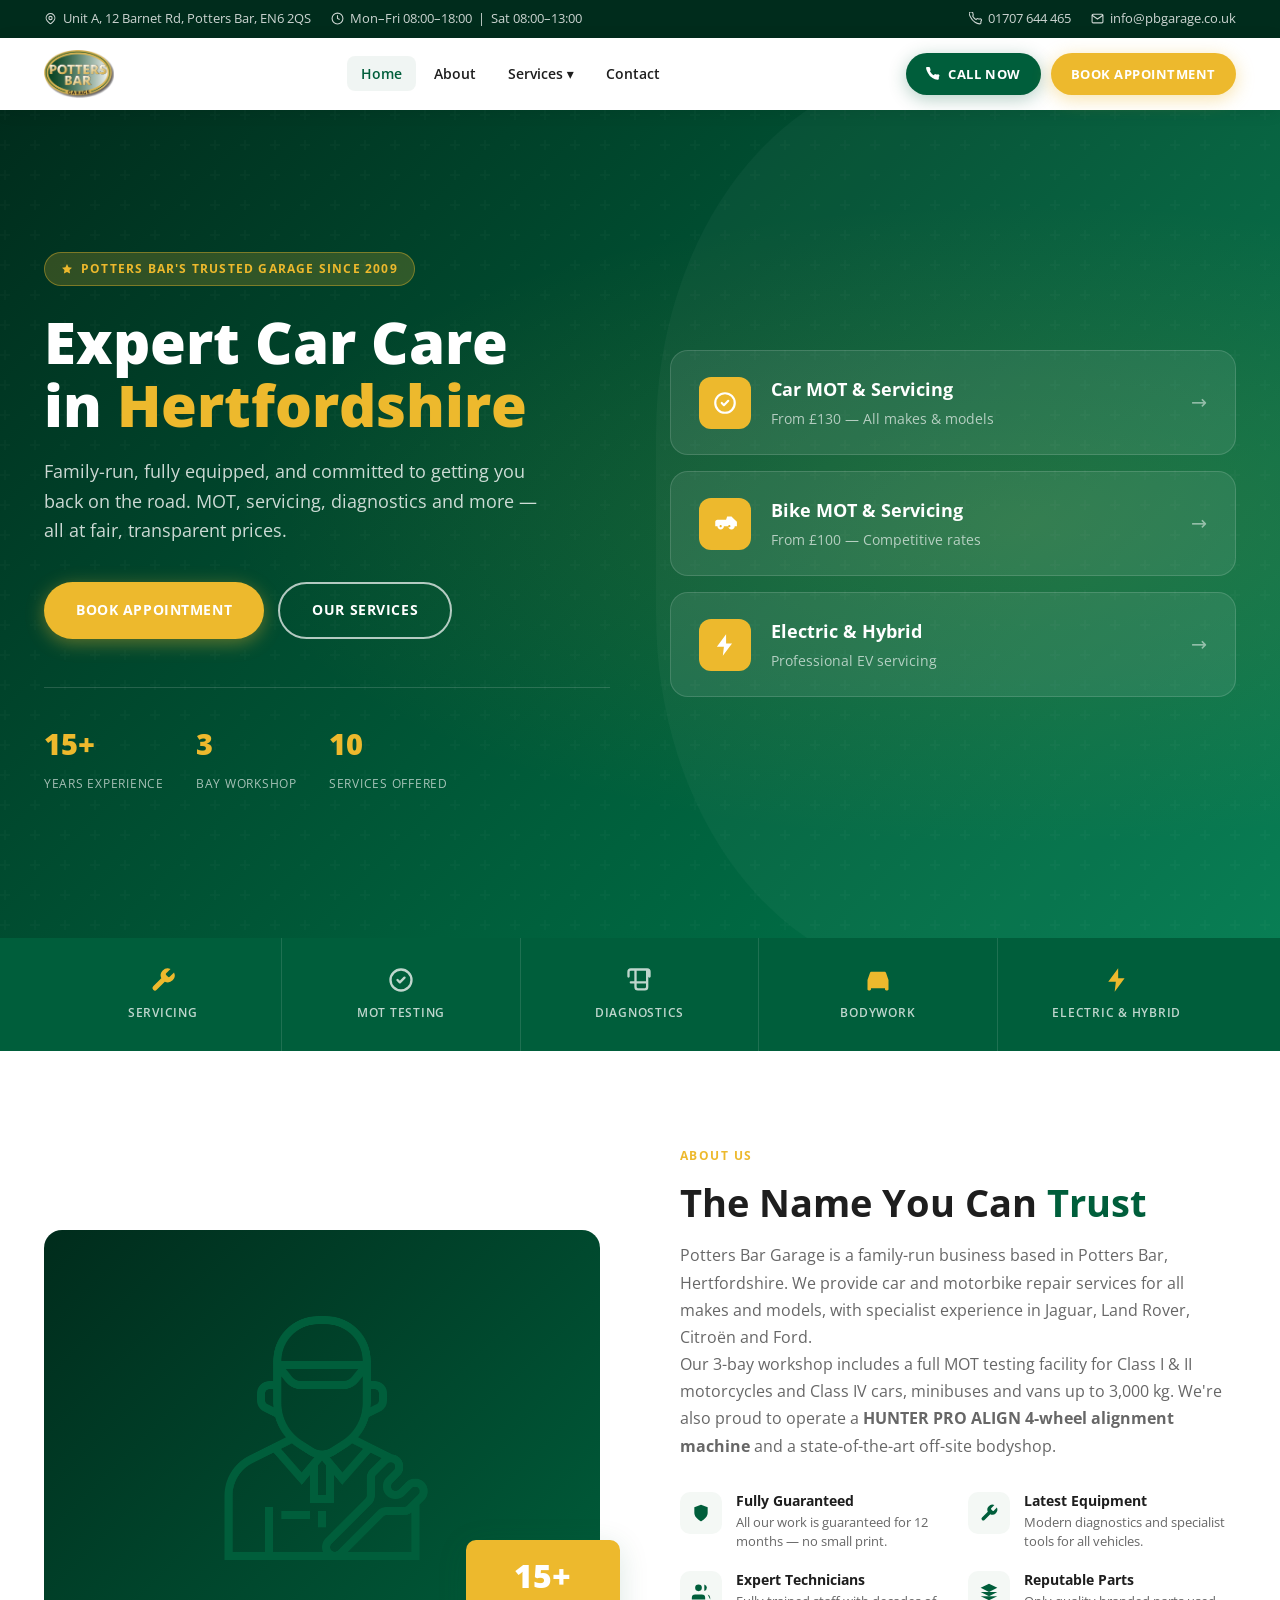
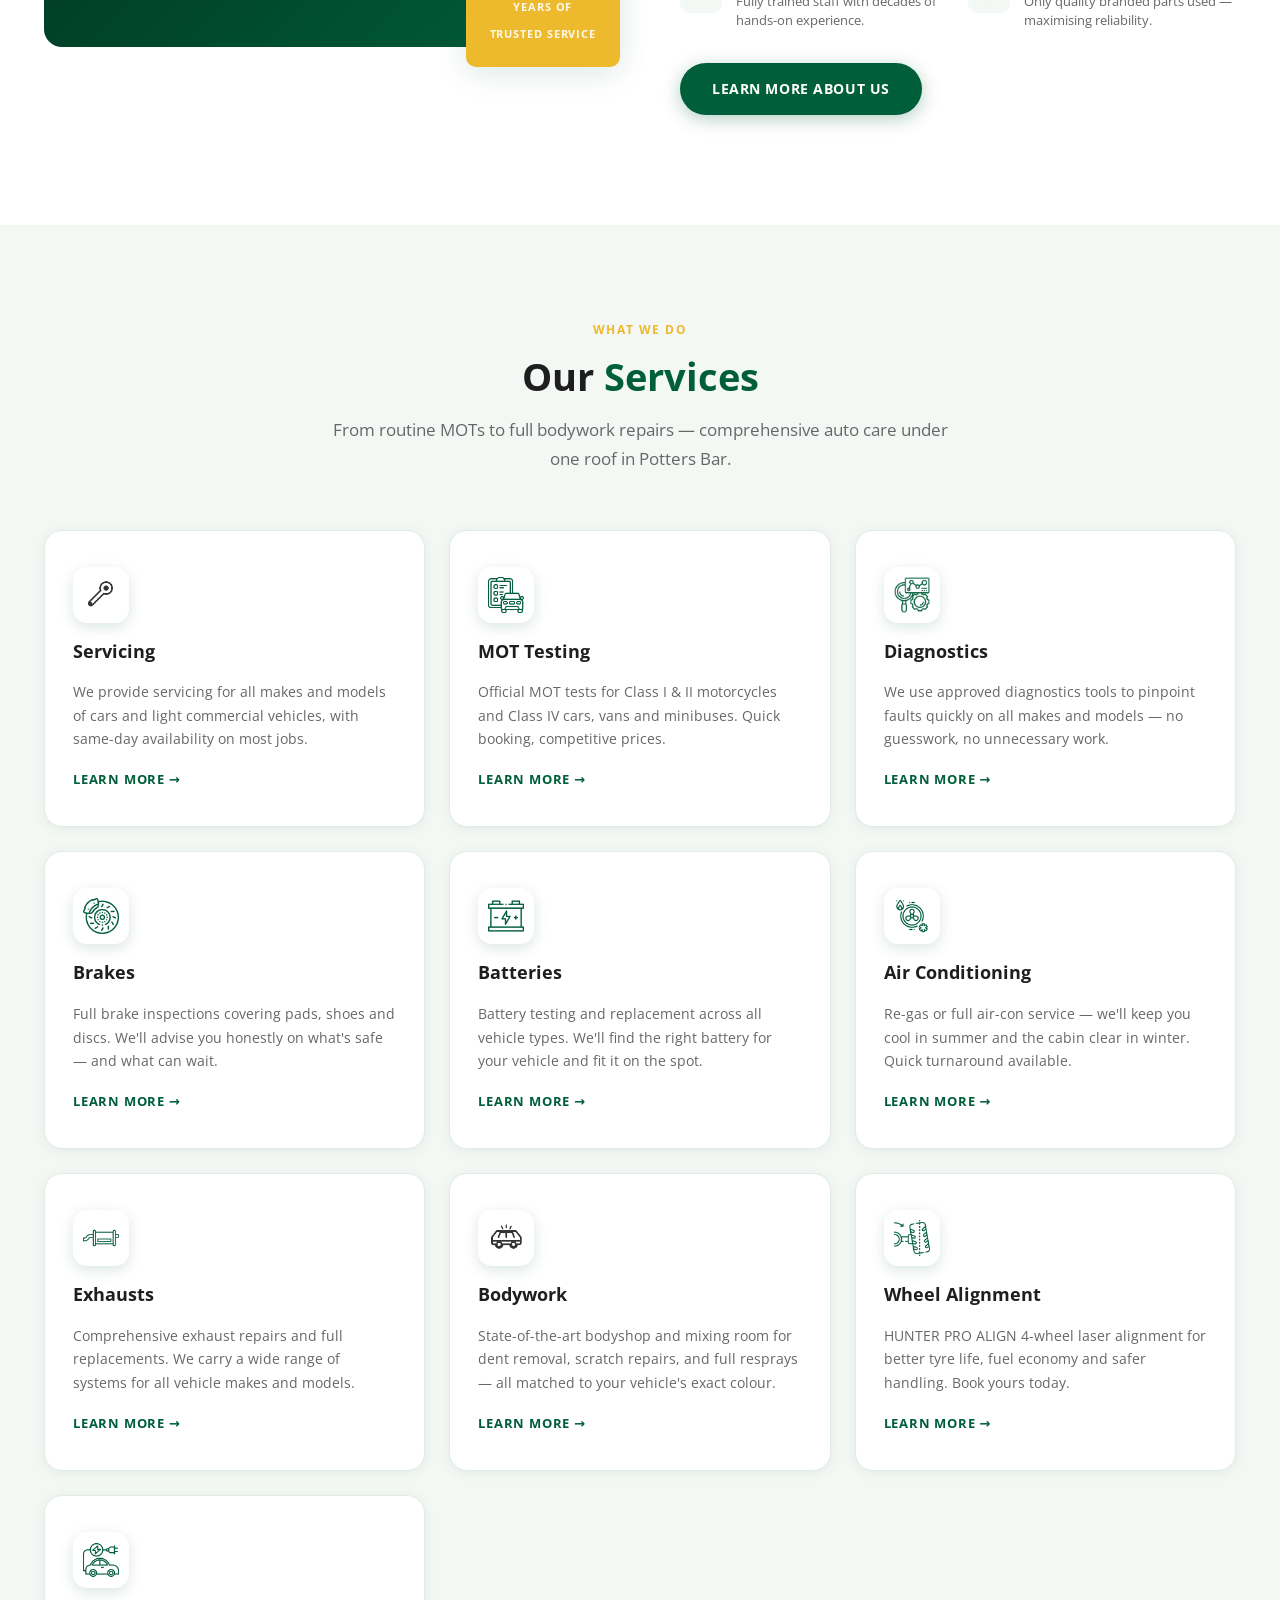
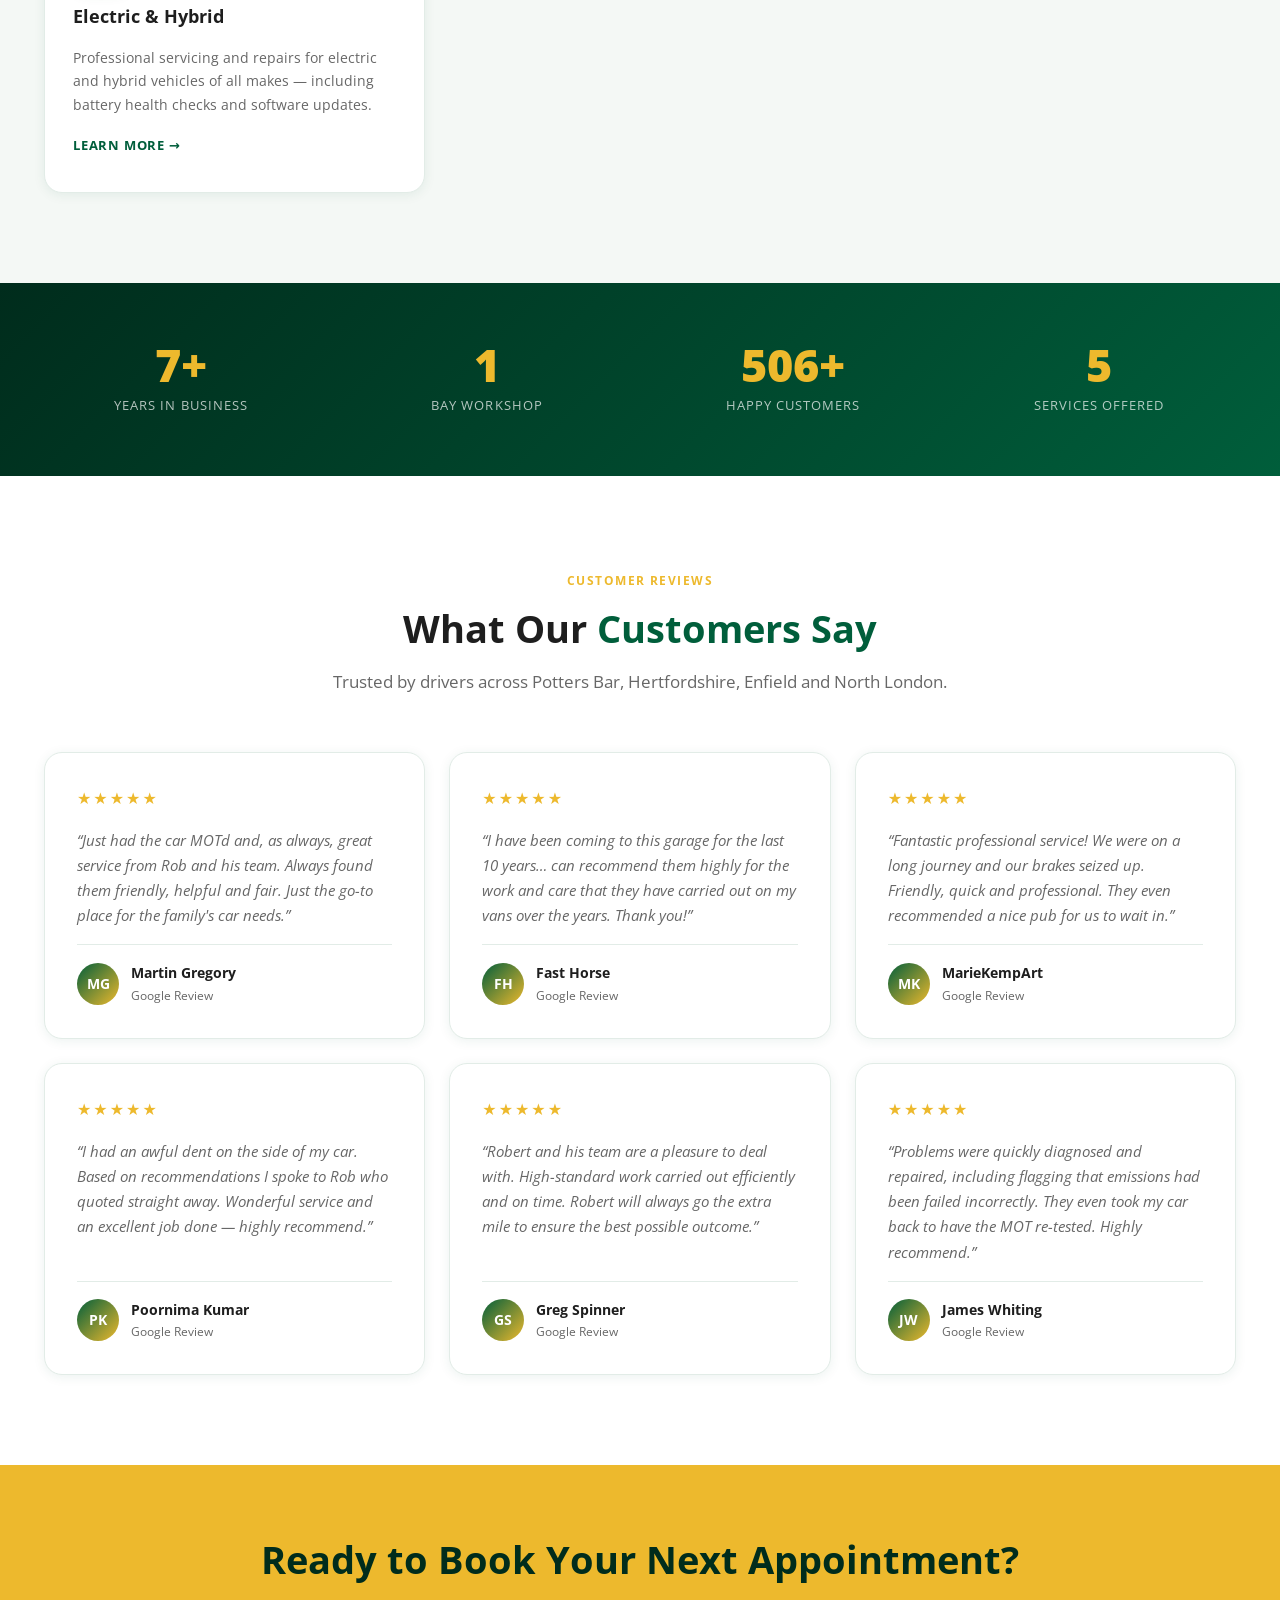
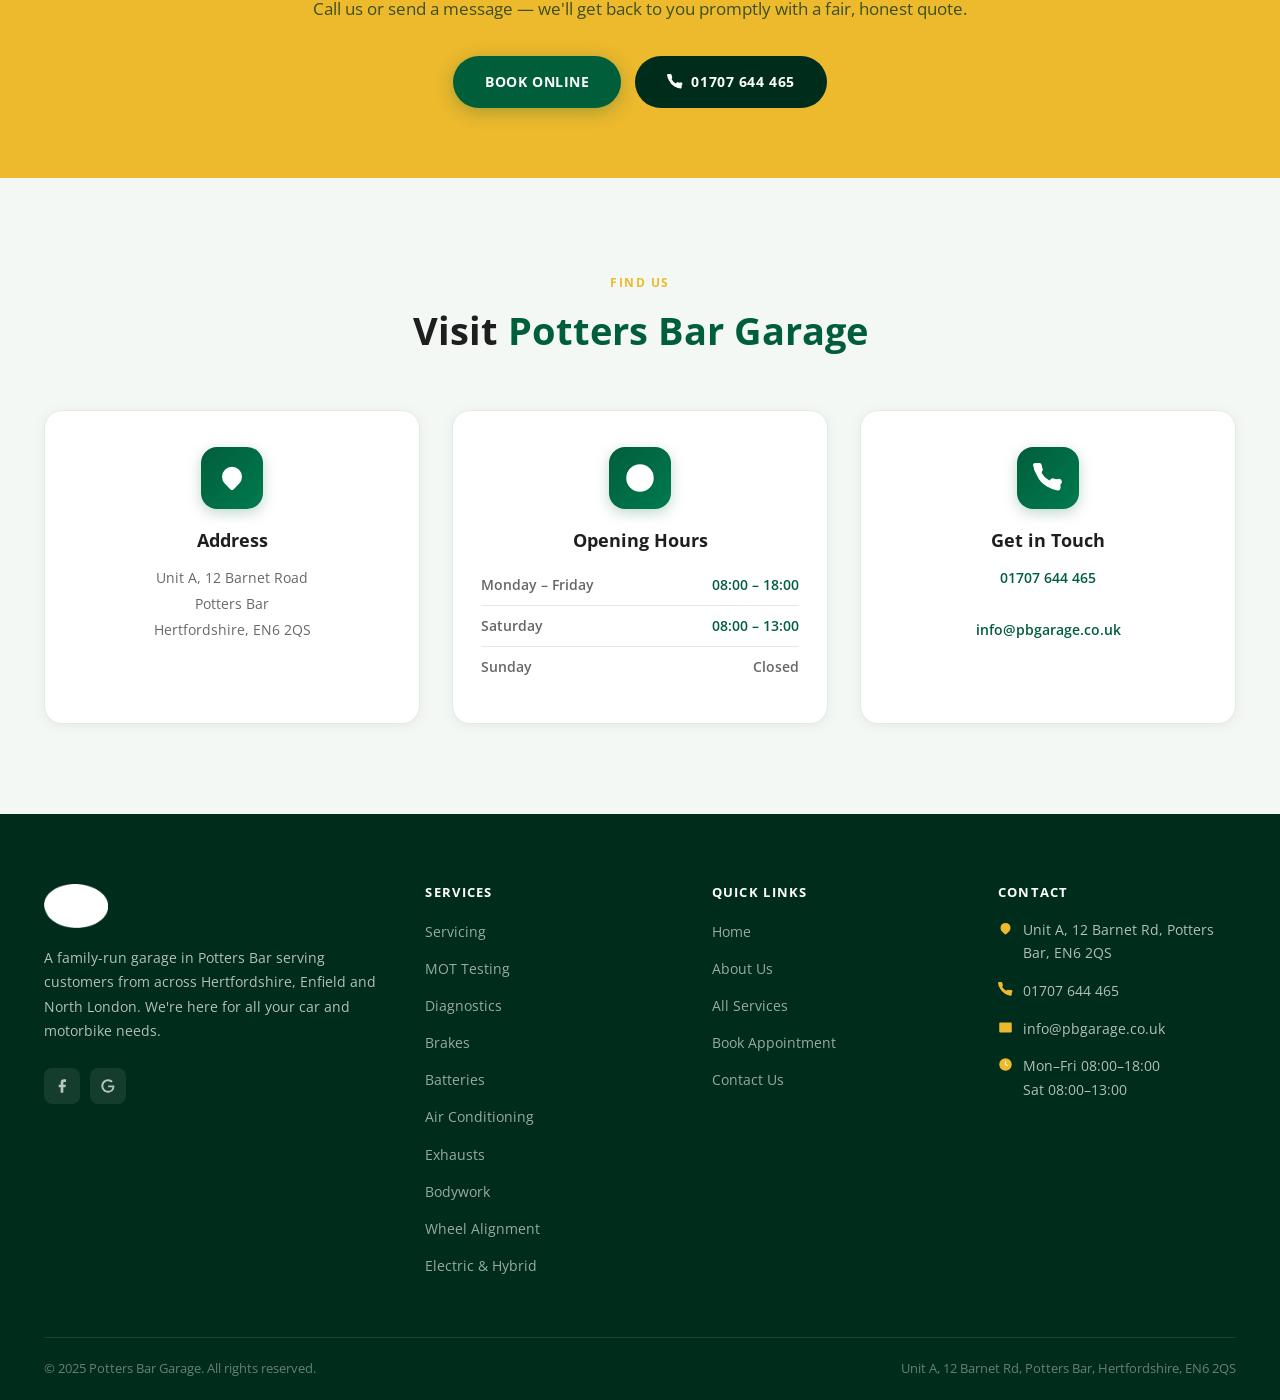
<file: index.html>
<!DOCTYPE html>
<html lang="en">
<head>
  <meta charset="UTF-8">
  <meta name="viewport" content="width=device-width, initial-scale=1.0">
  <title>Potters Bar Garage — MOT, Servicing & Car Repairs in Hertfordshire</title>
  <meta name="description" content="Potters Bar Garage is a family-run garage in Potters Bar, Hertfordshire, specialising in MOT testing, car servicing, diagnostics, bodywork, and more for all makes and models.">
  <link rel="preconnect" href="https://fonts.googleapis.com">
  <link rel="preconnect" href="https://fonts.gstatic.com" crossorigin>
  <link href="https://fonts.googleapis.com/css2?family=Open+Sans:wght@400;500;600;700;800&display=swap" rel="stylesheet">
  <link rel="stylesheet" href="css/style.css">
  <!-- Favicon -->
  <link rel="icon" type="image/svg+xml" href="images/favicon.svg">
  <link rel="icon" type="image/png" sizes="32x32" href="images/favicon-32.png">
  <link rel="apple-touch-icon" href="images/favicon-180.png">
  <!-- Fallback to live site until images/download.sh has been run -->
  <link rel="icon" type="image/png" sizes="32x32" href="images/favicon-32.png">
  <link rel="apple-touch-icon" href="images/favicon-180.png">
</head>
<body>

  <!-- Top Bar -->
  <div class="top-bar">
    <div class="container">
      <div class="top-bar-left">
        <span class="top-bar-item">
          <svg viewBox="0 0 24 24" fill="none" stroke="currentColor" stroke-width="2"><path d="M17.657 16.657L13.414 20.9a1.998 1.998 0 01-2.827 0l-4.244-4.243a8 8 0 1111.314 0z"/><path d="M15 11a3 3 0 11-6 0 3 3 0 016 0z"/></svg>
          Unit A, 12 Barnet Rd, Potters Bar, EN6 2QS
        </span>
        <span class="top-bar-item">
          <svg viewBox="0 0 24 24" fill="none" stroke="currentColor" stroke-width="2"><circle cx="12" cy="12" r="10"/><path d="M12 6v6l4 2"/></svg>
          Mon–Fri 08:00–18:00 &nbsp;|&nbsp; Sat 08:00–13:00
        </span>
      </div>
      <div class="top-bar-right">
        <a href="tel:01707644465" class="top-bar-item">
          <svg viewBox="0 0 24 24" fill="none" stroke="currentColor" stroke-width="2"><path d="M22 16.92v3a2 2 0 01-2.18 2 19.79 19.79 0 01-8.63-3.07A19.5 19.5 0 013.07 9.81 19.79 19.79 0 01.01 1.18 2 2 0 012 0h3a2 2 0 012 1.72c.127.96.361 1.903.7 2.81a2 2 0 01-.45 2.11L6.91 7.91a16 16 0 006.18 6.18l1.28-1.28a2 2 0 012.11-.45c.907.339 1.85.573 2.81.7A2 2 0 0122 16.92z"/></svg>
          01707 644 465
        </a>
        <a href="mailto:info@pbgarage.co.uk" class="top-bar-item">
          <svg viewBox="0 0 24 24" fill="none" stroke="currentColor" stroke-width="2"><path d="M4 4h16c1.1 0 2 .9 2 2v12c0 1.1-.9 2-2 2H4c-1.1 0-2-.9-2-2V6c0-1.1.9-2 2-2z"/><polyline points="22,6 12,13 2,6"/></svg>
          info@pbgarage.co.uk
        </a>
      </div>
    </div>
  </div>

  <!-- Header -->
  <header class="site-header">
    <div class="container">
      <div class="header-inner">
        <a href="index.html" class="site-logo">
          <img src="images/logo.png" alt="Potters Bar Garage" height="48" style="height:48px;width:auto;display:block;">
        </a>

        <nav class="primary-nav" aria-label="Primary navigation">
          <span class="nav-item">
            <a href="index.html" class="nav-link active">Home</a>
          </span>
          <span class="nav-item">
            <a href="about.html" class="nav-link">About</a>
          </span>
          <span class="nav-item">
            <a href="services.html" class="nav-link">Services ▾</a>
            <ul class="dropdown">
              <li><a href="services.html#mot">MOT Testing</a></li>
              <li><a href="services.html#servicing">Servicing</a></li>
              <li><a href="services.html#diagnostics">Diagnostics</a></li>
              <li><a href="services.html#brakes">Brakes</a></li>
              <li><a href="services.html#batteries">Batteries</a></li>
              <li><a href="services.html#aircon">Air Conditioning</a></li>
              <li><a href="services.html#exhausts">Exhausts</a></li>
              <li><a href="services.html#bodywork">Bodywork</a></li>
              <li><a href="services.html#wheel-alignment">Wheel Alignment</a></li>
              <li><a href="services.html#electric">Electric &amp; Hybrid</a></li>
            </ul>
          </span>
          <span class="nav-item">
            <a href="contact.html" class="nav-link">Contact</a>
          </span>
        </nav>

        <div class="header-cta">
          <a href="tel:01707644465" class="btn btn-green" style="padding:10px 20px;font-size:.82rem;">
            <svg width="14" height="14" viewBox="0 0 24 24" fill="currentColor"><path d="M22 16.92v3a2 2 0 01-2.18 2 19.79 19.79 0 01-8.63-3.07A19.5 19.5 0 013.07 9.81 19.79 19.79 0 01.01 1.18 2 2 0 012 0h3a2 2 0 012 1.72c.127.96.361 1.903.7 2.81a2 2 0 01-.45 2.11L6.91 7.91a16 16 0 006.18 6.18l1.28-1.28a2 2 0 012.11-.45c.907.339 1.85.573 2.81.7A2 2 0 0122 16.92z"/></svg>
            Call Now
          </a>
          <a href="contact.html" class="btn btn-gold" style="padding:10px 20px;font-size:.82rem;">Book Appointment</a>
        </div>

        <button class="hamburger" aria-label="Open menu" aria-expanded="false">
          <span></span><span></span><span></span>
        </button>
      </div>
    </div>

    <!-- Mobile Nav -->
    <nav class="mobile-nav" aria-label="Mobile navigation">
      <a href="index.html">Home</a>
      <a href="about.html">About</a>
      <a href="services.html" class="mobile-services-toggle">Services</a>
      <div class="mobile-nav-services">
        <a href="services.html#mot">MOT Testing</a>
        <a href="services.html#servicing">Servicing</a>
        <a href="services.html#diagnostics">Diagnostics</a>
        <a href="services.html#brakes">Brakes</a>
        <a href="services.html#batteries">Batteries</a>
        <a href="services.html#aircon">Air Conditioning</a>
        <a href="services.html#exhausts">Exhausts</a>
        <a href="services.html#bodywork">Bodywork</a>
        <a href="services.html#wheel-alignment">Wheel Alignment</a>
        <a href="services.html#electric">Electric &amp; Hybrid</a>
      </div>
      <a href="contact.html">Contact</a>
      <div class="mobile-nav-cta">
        <a href="contact.html" class="btn btn-gold" style="display:inline-flex;">Book Appointment</a>
      </div>
    </nav>
  </header>

  <!-- Hero -->
  <section class="hero" aria-label="Hero">
    <div class="hero-shape"></div>
    <div class="container">
      <div class="hero-content animate-up">
        <div class="hero-badge">
          <svg width="12" height="12" viewBox="0 0 24 24" fill="currentColor"><path d="M12 2l3.09 6.26L22 9.27l-5 4.87 1.18 6.88L12 17.77l-6.18 3.25L7 14.14 2 9.27l6.91-1.01L12 2z"/></svg>
          Potters Bar's Trusted Garage Since 2009
        </div>
        <h1 class="hero-title">Expert Car Care<br>in <span>Hertfordshire</span></h1>
        <p class="hero-sub">Family-run, fully equipped, and committed to getting you back on the road. MOT, servicing, diagnostics and more — all at fair, transparent prices.</p>
        <div class="hero-actions">
          <a href="contact.html" class="btn btn-gold">Book Appointment</a>
          <a href="services.html" class="btn btn-outline-white">Our Services</a>
        </div>
        <div class="hero-stats">
          <div>
            <span class="hero-stat-value">15+</span>
            <span class="hero-stat-label">Years Experience</span>
          </div>
          <div>
            <span class="hero-stat-value">3</span>
            <span class="hero-stat-label">Bay Workshop</span>
          </div>
          <div>
            <span class="hero-stat-value">10</span>
            <span class="hero-stat-label">Services Offered</span>
          </div>
        </div>
      </div>

      <div class="hero-cards animate-up delay-2">
        <a href="contact.html?type=car-mot" class="hero-card">
          <div class="hero-card-icon">
            <svg viewBox="0 0 24 24"><path d="M9 12l2 2 4-4m6 2a9 9 0 11-18 0 9 9 0 0118 0z" stroke="white" stroke-width="2" fill="none" stroke-linecap="round" stroke-linejoin="round"/></svg>
          </div>
          <div>
            <div class="hero-card-title">Car MOT &amp; Servicing</div>
            <div class="hero-card-price">From £130 — All makes &amp; models</div>
          </div>
          <span class="hero-card-arrow">→</span>
        </a>
        <a href="contact.html?type=bike-mot" class="hero-card">
          <div class="hero-card-icon">
            <svg viewBox="0 0 24 24" fill="white"><path d="M21 8l-3-3h-4l-1 3H5c-1.1 0-2 .9-2 2v4h2c0 1.66 1.34 3 3 3s3-1.34 3-3h4c0 1.66 1.34 3 3 3s3-1.34 3-3h2v-4l-2-2zM8 15c-.55 0-1-.45-1-1s.45-1 1-1 1 .45 1 1-.45 1-1 1zm8 0c-.55 0-1-.45-1-1s.45-1 1-1 1 .45 1 1-.45 1-1 1z"/></svg>
          </div>
          <div>
            <div class="hero-card-title">Bike MOT &amp; Servicing</div>
            <div class="hero-card-price">From £100 — Competitive rates</div>
          </div>
          <span class="hero-card-arrow">→</span>
        </a>
        <a href="services.html#electric" class="hero-card">
          <div class="hero-card-icon">
            <svg viewBox="0 0 24 24" fill="white"><path d="M13 2L4.5 13.5H11L10 22l8.5-11.5H13L13 2z"/></svg>
          </div>
          <div>
            <div class="hero-card-title">Electric &amp; Hybrid</div>
            <div class="hero-card-price">Professional EV servicing</div>
          </div>
          <span class="hero-card-arrow">→</span>
        </a>
      </div>
    </div>
  </section>

  <!-- Services Strip -->
  <div class="services-strip">
    <div class="container">
      <a href="services.html#servicing" class="strip-item">
        <svg viewBox="0 0 24 24"><path d="M14.7 6.3a1 1 0 000 1.4l1.6 1.6a1 1 0 001.4 0l3.77-3.77a6 6 0 01-7.94 7.94l-6.91 6.91a2.12 2.12 0 01-3-3l6.91-6.91a6 6 0 017.94-7.94l-3.76 3.76z"/></svg>
        Servicing
      </a>
      <a href="services.html#mot" class="strip-item">
        <svg viewBox="0 0 24 24"><path d="M9 12l2 2 4-4m6 2a9 9 0 11-18 0 9 9 0 0118 0z" stroke="currentColor" stroke-width="2" fill="none" stroke-linecap="round" stroke-linejoin="round"/></svg>
        MOT Testing
      </a>
      <a href="services.html#diagnostics" class="strip-item">
        <svg viewBox="0 0 24 24"><path d="M9 3H5a2 2 0 00-2 2v4m6-6h10a2 2 0 012 2v4M9 3v11m0 0H5m4 0h10m-10 0v4a2 2 0 002 2h4M19 3v11m0 0v4a2 2 0 01-2 2h-4" stroke="currentColor" stroke-width="2" fill="none" stroke-linecap="round"/></svg>
        Diagnostics
      </a>
      <a href="services.html#bodywork" class="strip-item">
        <svg viewBox="0 0 24 24" fill="currentColor"><path d="M18.92 6.01C18.72 5.42 18.16 5 17.5 5h-11c-.66 0-1.21.42-1.42 1.01L3 12v8c0 .55.45 1 1 1h1c.55 0 1-.45 1-1v-1h12v1c0 .55.45 1 1 1h1c.55 0 1-.45 1-1v-8l-2.08-5.99z"/></svg>
        Bodywork
      </a>
      <a href="services.html#electric" class="strip-item">
        <svg viewBox="0 0 24 24" fill="currentColor"><path d="M13 2L4.5 13.5H11L10 22l8.5-11.5H13L13 2z"/></svg>
        Electric &amp; Hybrid
      </a>
    </div>
  </div>

  <!-- About Preview -->
  <section class="about-preview">
    <div class="container">
      <div class="about-image-wrap">
        <div class="about-image-main">
          <img src="images/mechanic.png"
               alt="Potters Bar Garage mechanic"
               style="width:260px;height:260px;object-fit:contain;">
        </div>
        <div class="about-badge">
          <span class="about-badge-num">15+</span>
          <span class="about-badge-text">Years of<br>Trusted Service</span>
        </div>
      </div>

      <div class="about-content">
        <span class="section-label">About Us</span>
        <h2 class="section-title">The Name You Can <span>Trust</span></h2>
        <p>Potters Bar Garage is a family-run business based in Potters Bar, Hertfordshire. We provide car and motorbike repair services for all makes and models, with specialist experience in Jaguar, Land Rover, Citroën and Ford.</p>
        <p>Our 3-bay workshop includes a full MOT testing facility for Class I &amp; II motorcycles and Class IV cars, minibuses and vans up to 3,000 kg. We're also proud to operate a <strong>HUNTER PRO ALIGN 4-wheel alignment machine</strong> and a state-of-the-art off-site bodyshop.</p>

        <div class="about-features">
          <div class="feature-item">
            <div class="feature-icon">
              <svg viewBox="0 0 24 24"><path d="M12 22s8-4 8-10V5l-8-3-8 3v7c0 6 8 10 8 10z"/></svg>
            </div>
            <div class="feature-text">
              <h4>Fully Guaranteed</h4>
              <p>All our work is guaranteed for 12 months — no small print.</p>
            </div>
          </div>
          <div class="feature-item">
            <div class="feature-icon">
              <svg viewBox="0 0 24 24"><path d="M14.7 6.3a1 1 0 000 1.4l1.6 1.6a1 1 0 001.4 0l3.77-3.77a6 6 0 01-7.94 7.94l-6.91 6.91a2.12 2.12 0 01-3-3l6.91-6.91a6 6 0 017.94-7.94l-3.76 3.76z"/></svg>
            </div>
            <div class="feature-text">
              <h4>Latest Equipment</h4>
              <p>Modern diagnostics and specialist tools for all vehicles.</p>
            </div>
          </div>
          <div class="feature-item">
            <div class="feature-icon">
              <svg viewBox="0 0 24 24"><path d="M17 21v-2a4 4 0 00-4-4H5a4 4 0 00-4 4v2"/><circle cx="9" cy="7" r="4"/><path d="M23 21v-2a4 4 0 00-3-3.87"/><path d="M16 3.13a4 4 0 010 7.75"/></svg>
            </div>
            <div class="feature-text">
              <h4>Expert Technicians</h4>
              <p>Fully trained staff with decades of hands-on experience.</p>
            </div>
          </div>
          <div class="feature-item">
            <div class="feature-icon">
              <svg viewBox="0 0 24 24"><path d="M12 2L2 7l10 5 10-5-10-5zM2 17l10 5 10-5M2 12l10 5 10-5"/></svg>
            </div>
            <div class="feature-text">
              <h4>Reputable Parts</h4>
              <p>Only quality branded parts used — maximising reliability.</p>
            </div>
          </div>
        </div>
        <a href="about.html" class="btn btn-green">Learn More About Us</a>
      </div>
    </div>
  </section>

  <!-- Services Grid -->
  <section class="services-section">
    <div class="container">
      <div class="text-center">
        <span class="section-label">What We Do</span>
        <h2 class="section-title">Our <span>Services</span></h2>
        <p class="section-sub">From routine MOTs to full bodywork repairs — comprehensive auto care under one roof in Potters Bar.</p>
      </div>

      <div class="services-grid">
        <a href="services.html#servicing" class="service-card">
          <div class="service-icon" style="background:var(--white);box-shadow:0 4px 14px rgba(0,94,59,.15);"><img src="images/icon-servicing.png" alt="servicing" style="width:36px;height:36px;object-fit:contain;"></div>
          <div class="service-title">Servicing</div>
          <p class="service-desc">We provide servicing for all makes and models of cars and light commercial vehicles, with same-day availability on most jobs.</p>
          <span class="service-link">Learn more →</span>
        </a>

        <a href="services.html#mot" class="service-card">
          <div class="service-icon" style="background:var(--white);box-shadow:0 4px 14px rgba(0,94,59,.15);"><img src="images/icon-mot.png" alt="mot" style="width:36px;height:36px;object-fit:contain;"></div>
          <div class="service-title">MOT Testing</div>
          <p class="service-desc">Official MOT tests for Class I &amp; II motorcycles and Class IV cars, vans and minibuses. Quick booking, competitive prices.</p>
          <span class="service-link">Learn more →</span>
        </a>

        <a href="services.html#diagnostics" class="service-card">
          <div class="service-icon" style="background:var(--white);box-shadow:0 4px 14px rgba(0,94,59,.15);"><img src="images/icon-diagnostics.png" alt="diagnostics" style="width:36px;height:36px;object-fit:contain;"></div>
          <div class="service-title">Diagnostics</div>
          <p class="service-desc">We use approved diagnostics tools to pinpoint faults quickly on all makes and models — no guesswork, no unnecessary work.</p>
          <span class="service-link">Learn more →</span>
        </a>

        <a href="services.html#brakes" class="service-card">
          <div class="service-icon" style="background:var(--white);box-shadow:0 4px 14px rgba(0,94,59,.15);"><img src="images/icon-brakes.png" alt="brakes" style="width:36px;height:36px;object-fit:contain;"></div>
          <div class="service-title">Brakes</div>
          <p class="service-desc">Full brake inspections covering pads, shoes and discs. We'll advise you honestly on what's safe — and what can wait.</p>
          <span class="service-link">Learn more →</span>
        </a>

        <a href="services.html#batteries" class="service-card">
          <div class="service-icon" style="background:var(--white);box-shadow:0 4px 14px rgba(0,94,59,.15);"><img src="images/icon-batteries.png" alt="batteries" style="width:36px;height:36px;object-fit:contain;"></div>
          <div class="service-title">Batteries</div>
          <p class="service-desc">Battery testing and replacement across all vehicle types. We'll find the right battery for your vehicle and fit it on the spot.</p>
          <span class="service-link">Learn more →</span>
        </a>

        <a href="services.html#aircon" class="service-card">
          <div class="service-icon" style="background:var(--white);box-shadow:0 4px 14px rgba(0,94,59,.15);"><img src="images/icon-aircon.png" alt="aircon" style="width:36px;height:36px;object-fit:contain;"></div>
          <div class="service-title">Air Conditioning</div>
          <p class="service-desc">Re-gas or full air-con service — we'll keep you cool in summer and the cabin clear in winter. Quick turnaround available.</p>
          <span class="service-link">Learn more →</span>
        </a>

        <a href="services.html#exhausts" class="service-card">
          <div class="service-icon" style="background:var(--white);box-shadow:0 4px 14px rgba(0,94,59,.15);"><img src="images/icon-exhausts.png" alt="exhausts" style="width:36px;height:36px;object-fit:contain;"></div>
          <div class="service-title">Exhausts</div>
          <p class="service-desc">Comprehensive exhaust repairs and full replacements. We carry a wide range of systems for all vehicle makes and models.</p>
          <span class="service-link">Learn more →</span>
        </a>

        <a href="services.html#bodywork" class="service-card">
          <div class="service-icon" style="background:var(--white);box-shadow:0 4px 14px rgba(0,94,59,.15);"><img src="images/icon-bodywork.png" alt="bodywork" style="width:36px;height:36px;object-fit:contain;"></div>
          <div class="service-title">Bodywork</div>
          <p class="service-desc">State-of-the-art bodyshop and mixing room for dent removal, scratch repairs, and full resprays — all matched to your vehicle's exact colour.</p>
          <span class="service-link">Learn more →</span>
        </a>

        <a href="services.html#wheel-alignment" class="service-card">
          <div class="service-icon" style="background:var(--white);box-shadow:0 4px 14px rgba(0,94,59,.15);"><img src="images/icon-wheel.png" alt="wheel" style="width:36px;height:36px;object-fit:contain;"></div>
          <div class="service-title">Wheel Alignment</div>
          <p class="service-desc">HUNTER PRO ALIGN 4-wheel laser alignment for better tyre life, fuel economy and safer handling. Book yours today.</p>
          <span class="service-link">Learn more →</span>
        </a>

        <a href="services.html#electric" class="service-card">
          <div class="service-icon" style="background:var(--white);box-shadow:0 4px 14px rgba(0,94,59,.15);"><img src="images/icon-electric.png" alt="electric" style="width:36px;height:36px;object-fit:contain;"></div>
          <div class="service-title">Electric &amp; Hybrid</div>
          <p class="service-desc">Professional servicing and repairs for electric and hybrid vehicles of all makes — including battery health checks and software updates.</p>
          <span class="service-link">Learn more →</span>
        </a>
      </div>
    </div>
  </section>

  <!-- Stats Banner -->
  <div class="stats-banner">
    <div class="container">
      <div class="stats-grid">
        <div>
          <span class="stat-num">15+</span>
          <span class="stat-label">Years in Business</span>
        </div>
        <div>
          <span class="stat-num">3</span>
          <span class="stat-label">Bay Workshop</span>
        </div>
        <div>
          <span class="stat-num">1,000+</span>
          <span class="stat-label">Happy Customers</span>
        </div>
        <div>
          <span class="stat-num">10</span>
          <span class="stat-label">Services Offered</span>
        </div>
      </div>
    </div>
  </div>

  <!-- Testimonials -->
  <section class="testimonials-section">
    <div class="container">
      <div class="text-center">
        <span class="section-label">Customer Reviews</span>
        <h2 class="section-title">What Our <span>Customers Say</span></h2>
        <p class="section-sub">Trusted by drivers across Potters Bar, Hertfordshire, Enfield and North London.</p>
      </div>

      <div class="testimonials-grid">
        <div class="testimonial-card">
          <div class="stars">★★★★★</div>
          <p class="testimonial-text">Just had the car MOTd and, as always, great service from Rob and his team. Always found them friendly, helpful and fair. Just the go-to place for the family's car needs.</p>
          <div class="testimonial-author">
            <div class="author-avatar">MG</div>
            <div>
              <div class="author-name">Martin Gregory</div>
              <div class="author-platform">Google Review</div>
            </div>
          </div>
        </div>

        <div class="testimonial-card">
          <div class="stars">★★★★★</div>
          <p class="testimonial-text">I have been coming to this garage for the last 10 years… can recommend them highly for the work and care that they have carried out on my vans over the years. Thank you!</p>
          <div class="testimonial-author">
            <div class="author-avatar">FH</div>
            <div>
              <div class="author-name">Fast Horse</div>
              <div class="author-platform">Google Review</div>
            </div>
          </div>
        </div>

        <div class="testimonial-card">
          <div class="stars">★★★★★</div>
          <p class="testimonial-text">Fantastic professional service! We were on a long journey and our brakes seized up. Friendly, quick and professional. They even recommended a nice pub for us to wait in.</p>
          <div class="testimonial-author">
            <div class="author-avatar">MK</div>
            <div>
              <div class="author-name">MarieKempArt</div>
              <div class="author-platform">Google Review</div>
            </div>
          </div>
        </div>

        <div class="testimonial-card">
          <div class="stars">★★★★★</div>
          <p class="testimonial-text">I had an awful dent on the side of my car. Based on recommendations I spoke to Rob who quoted straight away. Wonderful service and an excellent job done — highly recommend.</p>
          <div class="testimonial-author">
            <div class="author-avatar">PK</div>
            <div>
              <div class="author-name">Poornima Kumar</div>
              <div class="author-platform">Google Review</div>
            </div>
          </div>
        </div>

        <div class="testimonial-card">
          <div class="stars">★★★★★</div>
          <p class="testimonial-text">Robert and his team are a pleasure to deal with. High-standard work carried out efficiently and on time. Robert will always go the extra mile to ensure the best possible outcome.</p>
          <div class="testimonial-author">
            <div class="author-avatar">GS</div>
            <div>
              <div class="author-name">Greg Spinner</div>
              <div class="author-platform">Google Review</div>
            </div>
          </div>
        </div>

        <div class="testimonial-card">
          <div class="stars">★★★★★</div>
          <p class="testimonial-text">Problems were quickly diagnosed and repaired, including flagging that emissions had been failed incorrectly. They even took my car back to have the MOT re-tested. Highly recommend.</p>
          <div class="testimonial-author">
            <div class="author-avatar">JW</div>
            <div>
              <div class="author-name">James Whiting</div>
              <div class="author-platform">Google Review</div>
            </div>
          </div>
        </div>
      </div>
    </div>
  </section>

  <!-- CTA Banner -->
  <div class="cta-banner">
    <div class="container">
      <h2>Ready to Book Your Next Appointment?</h2>
      <p>Call us or send a message — we'll get back to you promptly with a fair, honest quote.</p>
      <div class="cta-banner-actions">
        <a href="contact.html" class="btn btn-green">Book Online</a>
        <a href="tel:01707644465" class="btn" style="background:var(--green-dark);color:#fff;">
          <svg width="16" height="16" viewBox="0 0 24 24" fill="currentColor"><path d="M22 16.92v3a2 2 0 01-2.18 2 19.79 19.79 0 01-8.63-3.07A19.5 19.5 0 013.07 9.81 19.79 19.79 0 01.01 1.18 2 2 0 012 0h3a2 2 0 012 1.72c.127.96.361 1.903.7 2.81a2 2 0 01-.45 2.11L6.91 7.91a16 16 0 006.18 6.18l1.28-1.28a2 2 0 012.11-.45c.907.339 1.85.573 2.81.7A2 2 0 0122 16.92z"/></svg>
          01707 644 465
        </a>
      </div>
    </div>
  </div>

  <!-- Info Section -->
  <section class="info-section">
    <div class="container">
      <div class="text-center">
        <span class="section-label">Find Us</span>
        <h2 class="section-title">Visit <span>Potters Bar Garage</span></h2>
      </div>
      <div class="info-grid">
        <div class="info-card">
          <div class="info-card-icon">
            <svg viewBox="0 0 24 24" fill="white"><path d="M17.657 16.657L13.414 20.9a1.998 1.998 0 01-2.827 0l-4.244-4.243a8 8 0 1111.314 0z"/><path d="M15 11a3 3 0 11-6 0 3 3 0 016 0z"/></svg>
          </div>
          <h3>Address</h3>
          <p>Unit A, 12 Barnet Road<br>Potters Bar<br>Hertfordshire, EN6 2QS</p>
        </div>

        <div class="info-card">
          <div class="info-card-icon">
            <svg viewBox="0 0 24 24" fill="none" stroke="white" stroke-width="2" stroke-linecap="round"><circle cx="12" cy="12" r="10"/><path d="M12 6v6l4 2"/></svg>
          </div>
          <h3>Opening Hours</h3>
          <div class="hours-row"><span class="hours-day">Monday – Friday</span><span class="hours-time">08:00 – 18:00</span></div>
          <div class="hours-row"><span class="hours-day">Saturday</span><span class="hours-time">08:00 – 13:00</span></div>
          <div class="hours-row"><span class="hours-day">Sunday</span><span class="hours-time" style="color:var(--text)">Closed</span></div>
        </div>

        <div class="info-card">
          <div class="info-card-icon">
            <svg viewBox="0 0 24 24" fill="white"><path d="M22 16.92v3a2 2 0 01-2.18 2 19.79 19.79 0 01-8.63-3.07A19.5 19.5 0 013.07 9.81 19.79 19.79 0 01.01 1.18 2 2 0 012 0h3a2 2 0 012 1.72c.127.96.361 1.903.7 2.81a2 2 0 01-.45 2.11L6.91 7.91a16 16 0 006.18 6.18l1.28-1.28a2 2 0 012.11-.45c.907.339 1.85.573 2.81.7A2 2 0 0122 16.92z"/></svg>
          </div>
          <h3>Get in Touch</h3>
          <p>
            <a href="tel:01707644465">01707 644 465</a><br><br>
            <a href="mailto:info@pbgarage.co.uk">info@pbgarage.co.uk</a>
          </p>
        </div>
      </div>
    </div>
  </section>

  <!-- Footer -->
  <footer class="site-footer">
    <div class="container">
      <div class="footer-grid">
        <div class="footer-brand">
          <a href="index.html" class="footer-logo">
            <img src="images/logo.png" alt="Potters Bar Garage" height="44" style="height:44px;width:auto;display:block;filter:brightness(0) invert(1);">
          </a>
          <p>A family-run garage in Potters Bar serving customers from across Hertfordshire, Enfield and North London. We're here for all your car and motorbike needs.</p>
          <div class="footer-social">
            <a href="#" class="social-btn" aria-label="Facebook">
              <svg viewBox="0 0 24 24"><path d="M18 2h-3a5 5 0 00-5 5v3H7v4h3v8h4v-8h3l1-4h-4V7a1 1 0 011-1h3z"/></svg>
            </a>
            <a href="#" class="social-btn" aria-label="Google">
              <svg viewBox="0 0 24 24"><path d="M21.35 11.1h-9.17v2.73h6.51c-.33 3.81-3.5 5.44-6.5 5.44C8.36 19.27 5 16.25 5 12c0-4.1 3.2-7.27 7.2-7.27 3.09 0 4.9 1.97 4.9 1.97L19 4.72S16.56 2 12.1 2C6.42 2 2.03 6.8 2.03 12c0 5.05 4.13 10 10.22 10 5.35 0 9.25-3.67 9.25-9.09 0-1.15-.15-1.81-.15-1.81z"/></svg>
            </a>
          </div>
        </div>

        <div class="footer-col">
          <h4>Services</h4>
          <ul>
            <li><a href="services.html#servicing">Servicing</a></li>
            <li><a href="services.html#mot">MOT Testing</a></li>
            <li><a href="services.html#diagnostics">Diagnostics</a></li>
            <li><a href="services.html#brakes">Brakes</a></li>
            <li><a href="services.html#batteries">Batteries</a></li>
            <li><a href="services.html#aircon">Air Conditioning</a></li>
            <li><a href="services.html#exhausts">Exhausts</a></li>
            <li><a href="services.html#bodywork">Bodywork</a></li>
            <li><a href="services.html#wheel-alignment">Wheel Alignment</a></li>
            <li><a href="services.html#electric">Electric &amp; Hybrid</a></li>
          </ul>
        </div>

        <div class="footer-col">
          <h4>Quick Links</h4>
          <ul>
            <li><a href="index.html">Home</a></li>
            <li><a href="about.html">About Us</a></li>
            <li><a href="services.html">All Services</a></li>
            <li><a href="contact.html">Book Appointment</a></li>
            <li><a href="contact.html">Contact Us</a></li>
          </ul>
        </div>

        <div class="footer-col">
          <h4>Contact</h4>
          <div class="footer-contact-item">
            <svg viewBox="0 0 24 24"><path d="M17.657 16.657L13.414 20.9a1.998 1.998 0 01-2.827 0l-4.244-4.243a8 8 0 1111.314 0z"/><path d="M15 11a3 3 0 11-6 0 3 3 0 016 0z"/></svg>
            <span>Unit A, 12 Barnet Rd, Potters Bar, EN6 2QS</span>
          </div>
          <div class="footer-contact-item">
            <svg viewBox="0 0 24 24"><path d="M22 16.92v3a2 2 0 01-2.18 2 19.79 19.79 0 01-8.63-3.07A19.5 19.5 0 013.07 9.81 19.79 19.79 0 01.01 1.18 2 2 0 012 0h3a2 2 0 012 1.72c.127.96.361 1.903.7 2.81a2 2 0 01-.45 2.11L6.91 7.91a16 16 0 006.18 6.18l1.28-1.28a2 2 0 012.11-.45c.907.339 1.85.573 2.81.7A2 2 0 0122 16.92z"/></svg>
            <a href="tel:01707644465">01707 644 465</a>
          </div>
          <div class="footer-contact-item">
            <svg viewBox="0 0 24 24"><path d="M4 4h16c1.1 0 2 .9 2 2v12c0 1.1-.9 2-2 2H4c-1.1 0-2-.9-2-2V6c0-1.1.9-2 2-2z"/><polyline points="22,6 12,13 2,6"/></svg>
            <a href="mailto:info@pbgarage.co.uk">info@pbgarage.co.uk</a>
          </div>
          <div class="footer-contact-item">
            <svg viewBox="0 0 24 24"><circle cx="12" cy="12" r="10"/><path d="M12 6v6l4 2" stroke="currentColor" stroke-width="2" fill="none"/></svg>
            <span>Mon–Fri 08:00–18:00<br>Sat 08:00–13:00</span>
          </div>
        </div>
      </div>

      <div class="footer-bottom">
        <span>&copy; 2025 Potters Bar Garage. All rights reserved.</span>
        <span>Unit A, 12 Barnet Rd, Potters Bar, Hertfordshire, EN6 2QS</span>
      </div>
    </div>
  </footer>

  <script src="js/main.js"></script>
</body>
</html>
</file>
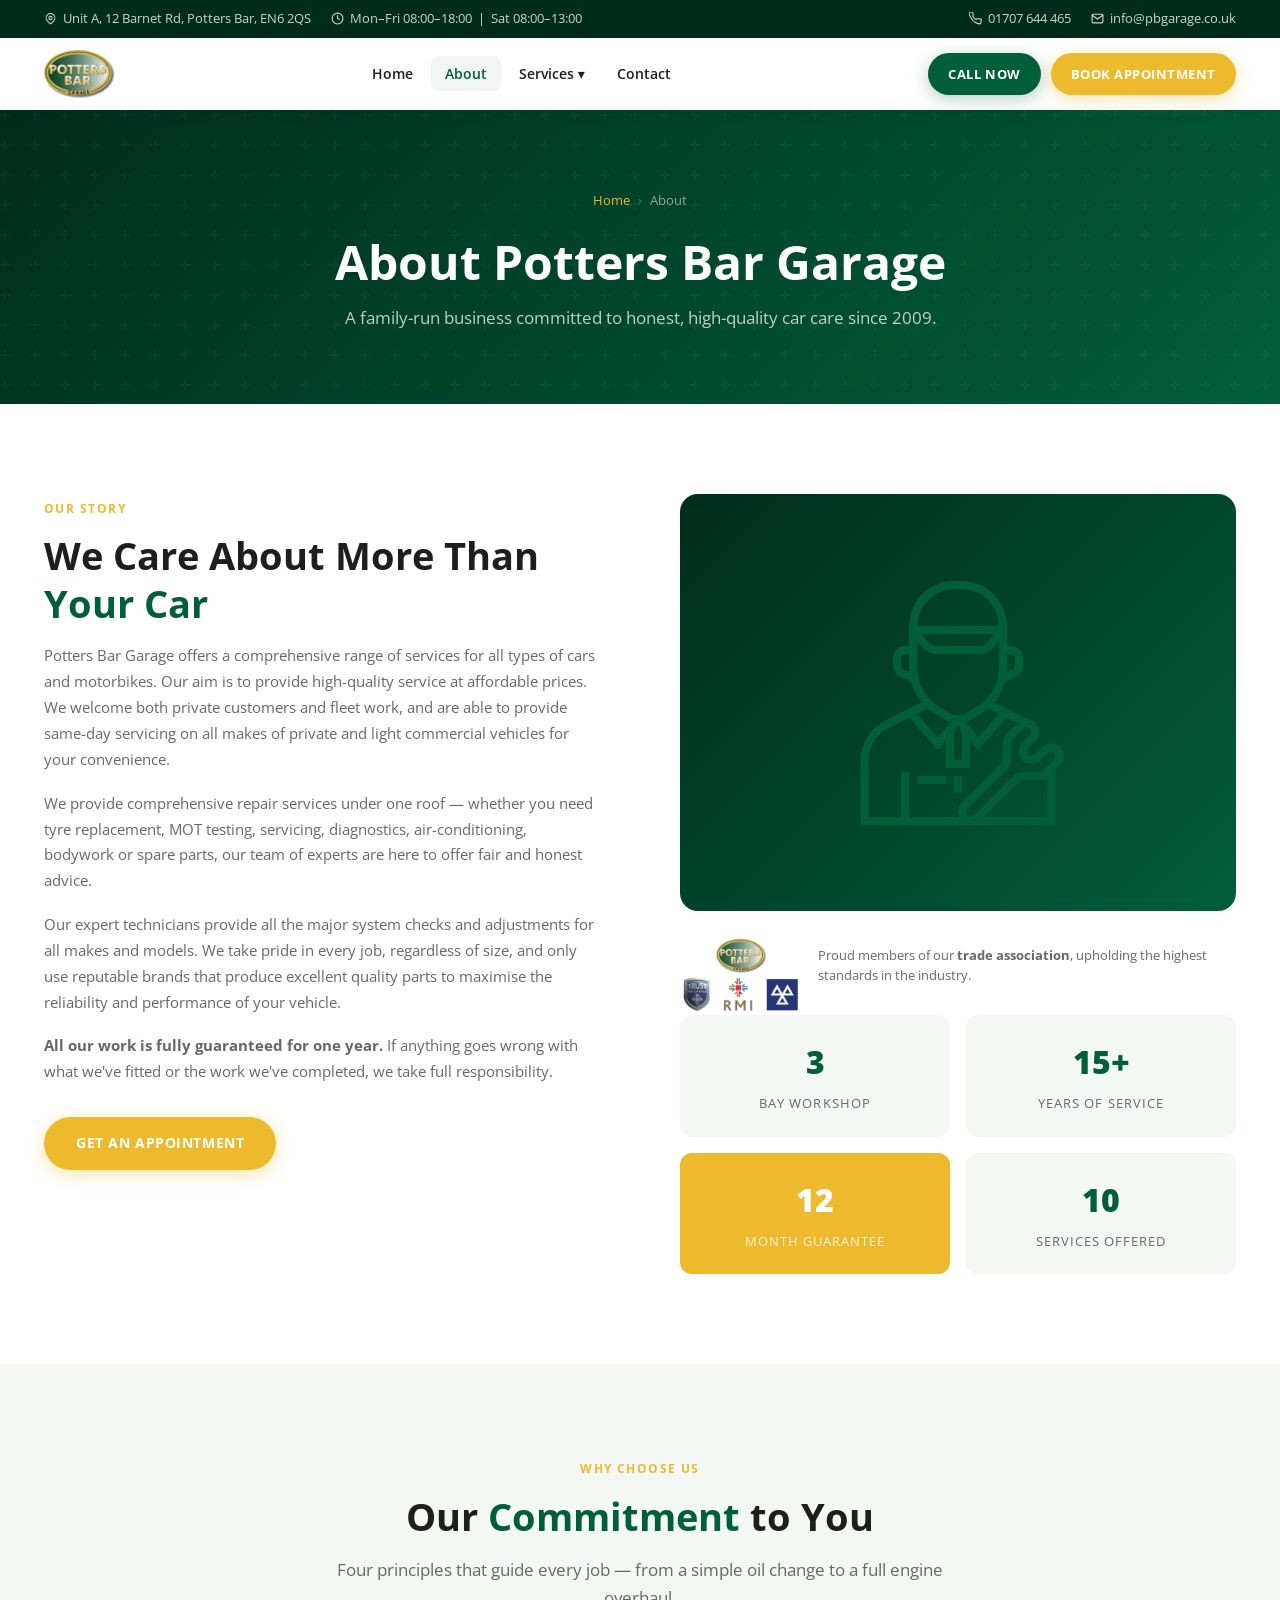
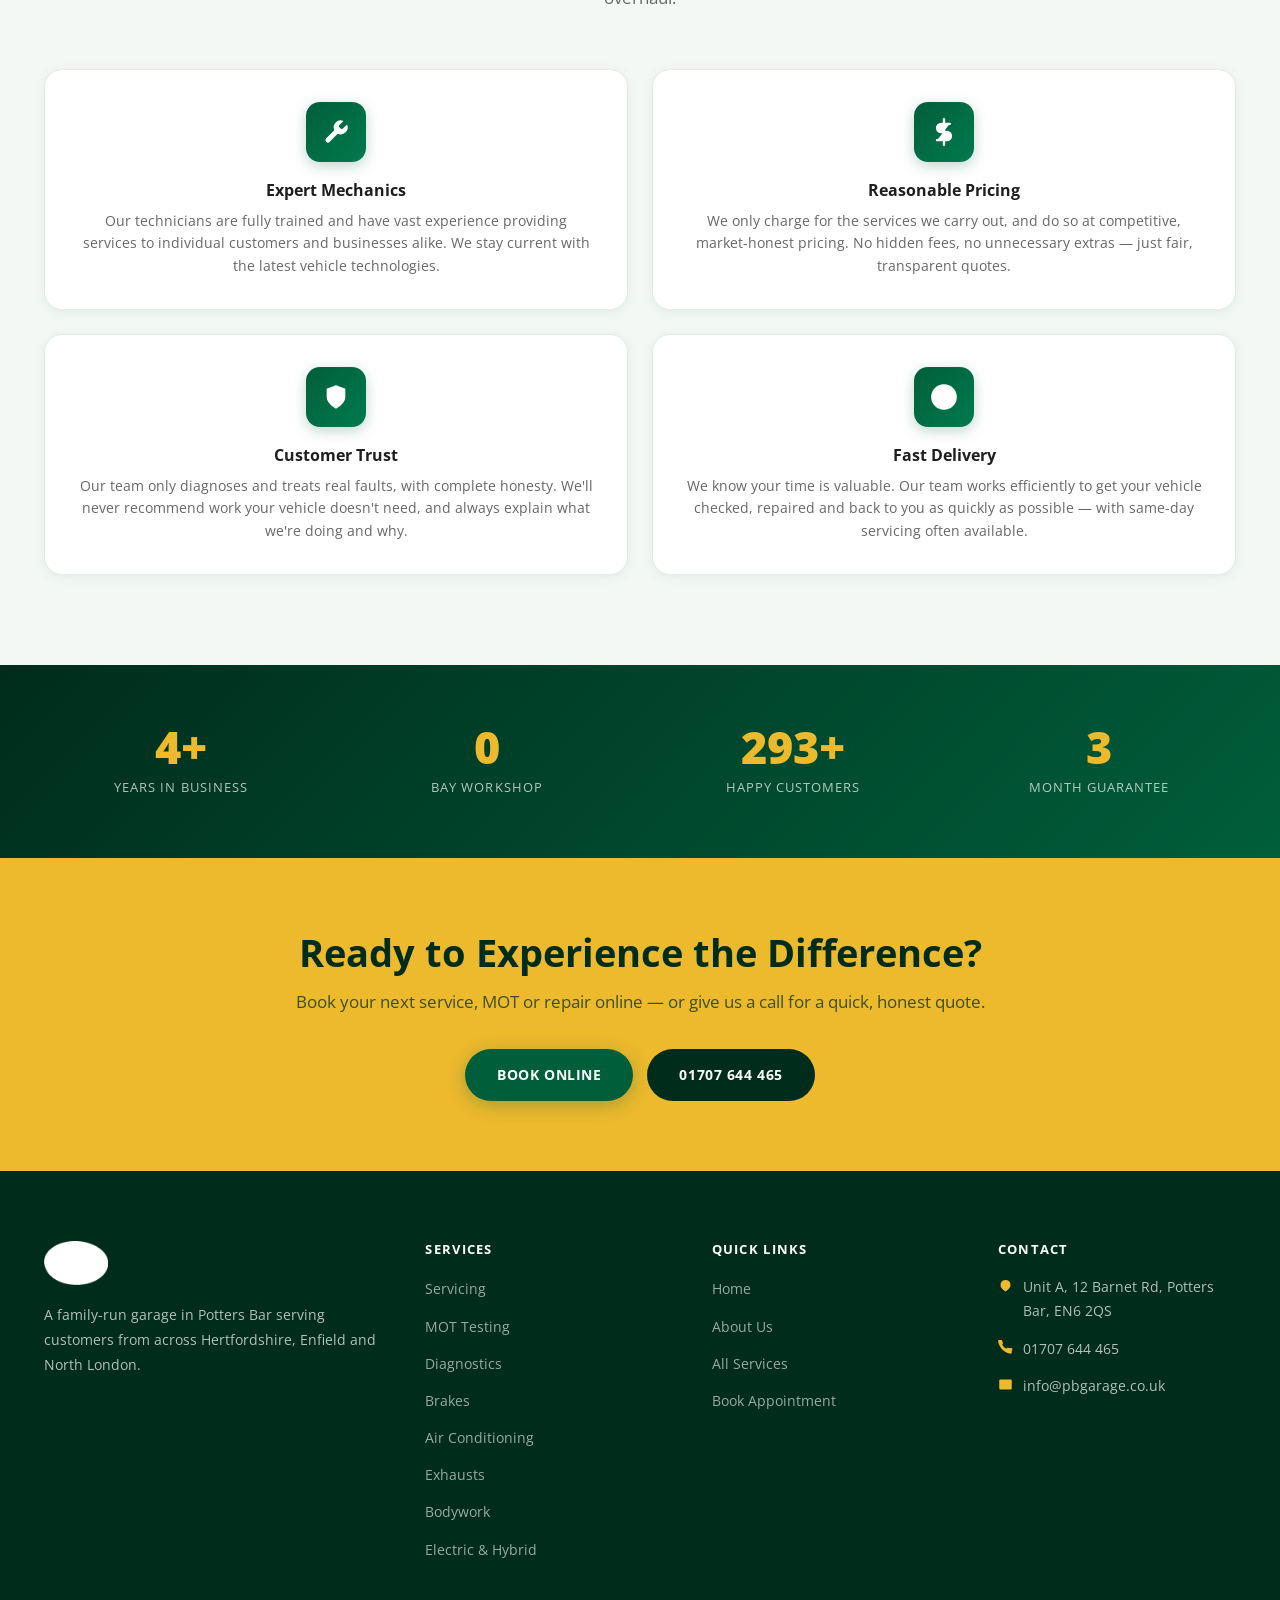
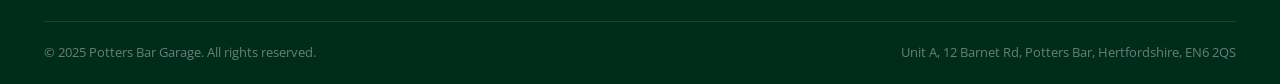
<file: about.html>
<!DOCTYPE html>
<html lang="en">
<head>
  <meta charset="UTF-8">
  <meta name="viewport" content="width=device-width, initial-scale=1.0">
  <title>About Us — Potters Bar Garage</title>
  <meta name="description" content="Learn about Potters Bar Garage — a family-run garage in Hertfordshire with over 15 years of trusted car and motorbike repairs, MOT testing and servicing.">
  <link rel="preconnect" href="https://fonts.googleapis.com">
  <link rel="preconnect" href="https://fonts.gstatic.com" crossorigin>
  <link href="https://fonts.googleapis.com/css2?family=Open+Sans:wght@400;500;600;700;800&display=swap" rel="stylesheet">
  <link rel="stylesheet" href="css/style.css">
  <link rel="icon" type="image/svg+xml" href="images/favicon.svg">
  <link rel="icon" type="image/png" sizes="32x32" href="images/favicon-32.png">
  <link rel="apple-touch-icon" href="images/favicon-180.png">
  <link rel="icon" type="image/png" sizes="32x32" href="images/favicon-32.png">
  <link rel="apple-touch-icon" href="images/favicon-180.png">
</head>
<body>

  <!-- Top Bar -->
  <div class="top-bar">
    <div class="container">
      <div class="top-bar-left">
        <span class="top-bar-item">
          <svg viewBox="0 0 24 24" fill="none" stroke="currentColor" stroke-width="2"><path d="M17.657 16.657L13.414 20.9a1.998 1.998 0 01-2.827 0l-4.244-4.243a8 8 0 1111.314 0z"/><path d="M15 11a3 3 0 11-6 0 3 3 0 016 0z"/></svg>
          Unit A, 12 Barnet Rd, Potters Bar, EN6 2QS
        </span>
        <span class="top-bar-item">
          <svg viewBox="0 0 24 24" fill="none" stroke="currentColor" stroke-width="2"><circle cx="12" cy="12" r="10"/><path d="M12 6v6l4 2"/></svg>
          Mon–Fri 08:00–18:00 &nbsp;|&nbsp; Sat 08:00–13:00
        </span>
      </div>
      <div class="top-bar-right">
        <a href="tel:01707644465" class="top-bar-item">
          <svg viewBox="0 0 24 24" fill="none" stroke="currentColor" stroke-width="2"><path d="M22 16.92v3a2 2 0 01-2.18 2 19.79 19.79 0 01-8.63-3.07A19.5 19.5 0 013.07 9.81 19.79 19.79 0 01.01 1.18 2 2 0 012 0h3a2 2 0 012 1.72c.127.96.361 1.903.7 2.81a2 2 0 01-.45 2.11L6.91 7.91a16 16 0 006.18 6.18l1.28-1.28a2 2 0 012.11-.45c.907.339 1.85.573 2.81.7A2 2 0 0122 16.92z"/></svg>
          01707 644 465
        </a>
        <a href="mailto:info@pbgarage.co.uk" class="top-bar-item">
          <svg viewBox="0 0 24 24" fill="none" stroke="currentColor" stroke-width="2"><path d="M4 4h16c1.1 0 2 .9 2 2v12c0 1.1-.9 2-2 2H4c-1.1 0-2-.9-2-2V6c0-1.1.9-2 2-2z"/><polyline points="22,6 12,13 2,6"/></svg>
          info@pbgarage.co.uk
        </a>
      </div>
    </div>
  </div>

  <!-- Header -->
  <header class="site-header">
    <div class="container">
      <div class="header-inner">
                <a href="index.html" class="site-logo">
          <img src="images/logo.png" alt="Potters Bar Garage" height="48" style="height:48px;width:auto;display:block;">
        </a>
        <nav class="primary-nav">
          <span class="nav-item"><a href="index.html" class="nav-link">Home</a></span>
          <span class="nav-item"><a href="about.html" class="nav-link active">About</a></span>
          <span class="nav-item">
            <a href="services.html" class="nav-link">Services ▾</a>
            <ul class="dropdown">
              <li><a href="services.html#mot">MOT Testing</a></li>
              <li><a href="services.html#servicing">Servicing</a></li>
              <li><a href="services.html#diagnostics">Diagnostics</a></li>
              <li><a href="services.html#brakes">Brakes</a></li>
              <li><a href="services.html#batteries">Batteries</a></li>
              <li><a href="services.html#aircon">Air Conditioning</a></li>
              <li><a href="services.html#exhausts">Exhausts</a></li>
              <li><a href="services.html#bodywork">Bodywork</a></li>
              <li><a href="services.html#wheel-alignment">Wheel Alignment</a></li>
              <li><a href="services.html#electric">Electric &amp; Hybrid</a></li>
            </ul>
          </span>
          <span class="nav-item"><a href="contact.html" class="nav-link">Contact</a></span>
        </nav>
        <div class="header-cta">
          <a href="tel:01707644465" class="btn btn-green" style="padding:10px 20px;font-size:.82rem;">Call Now</a>
          <a href="contact.html" class="btn btn-gold" style="padding:10px 20px;font-size:.82rem;">Book Appointment</a>
        </div>
        <button class="hamburger" aria-label="Open menu"><span></span><span></span><span></span></button>
      </div>
    </div>
    <nav class="mobile-nav">
      <a href="index.html">Home</a>
      <a href="about.html">About</a>
      <a href="services.html" class="mobile-services-toggle">Services</a>
      <div class="mobile-nav-services">
        <a href="services.html#mot">MOT Testing</a>
        <a href="services.html#servicing">Servicing</a>
        <a href="services.html#diagnostics">Diagnostics</a>
        <a href="services.html#brakes">Brakes</a>
        <a href="services.html#aircon">Air Conditioning</a>
        <a href="services.html#exhausts">Exhausts</a>
        <a href="services.html#bodywork">Bodywork</a>
        <a href="services.html#electric">Electric &amp; Hybrid</a>
      </div>
      <a href="contact.html">Contact</a>
      <div class="mobile-nav-cta"><a href="contact.html" class="btn btn-gold" style="display:inline-flex;">Book Appointment</a></div>
    </nav>
  </header>

  <!-- Page Hero -->
  <div class="page-hero">
    <div class="container">
      <nav class="breadcrumb" aria-label="Breadcrumb">
        <a href="index.html">Home</a>
        <span class="breadcrumb-sep">›</span>
        <span>About</span>
      </nav>
      <h1>About Potters Bar Garage</h1>
      <p>A family-run business committed to honest, high-quality car care since 2009.</p>
    </div>
  </div>

  <!-- About Full -->
  <section class="about-full">
    <div class="container">
      <div>
        <span class="section-label">Our Story</span>
        <h2 class="section-title">We Care About More Than <span>Your Car</span></h2>
        <p>Potters Bar Garage offers a comprehensive range of services for all types of cars and motorbikes. Our aim is to provide high-quality service at affordable prices. We welcome both private customers and fleet work, and are able to provide same-day servicing on all makes of private and light commercial vehicles for your convenience.</p>
        <p>We provide comprehensive repair services under one roof — whether you need tyre replacement, MOT testing, servicing, diagnostics, air-conditioning, bodywork or spare parts, our team of experts are here to offer fair and honest advice.</p>
        <p>Our expert technicians provide all the major system checks and adjustments for all makes and models. We take pride in every job, regardless of size, and only use reputable brands that produce excellent quality parts to maximise the reliability and performance of your vehicle.</p>
        <p><strong>All our work is fully guaranteed for one year.</strong> If anything goes wrong with what we've fitted or the work we've completed, we take full responsibility.</p>
        <div style="margin-top:32px;">
          <a href="contact.html" class="btn btn-gold">Get an Appointment</a>
        </div>
      </div>

      <div>
                <div class="about-image-main">
          <img src="images/mechanic.png"
               alt="Potters Bar Garage mechanic"
               style="width:260px;height:260px;object-fit:contain;">
        </div>

        <!-- Trade Association Badge -->
        <div style="margin-top:24px;display:flex;align-items:center;gap:16px;">
          <img src="images/trade-badge.png" alt="Trade Association Member" style="height:80px;width:auto;opacity:.9;">
          <p style="font-size:.82rem;color:var(--text);line-height:1.5;">Proud members of our <strong>trade association</strong>, upholding the highest standards in the industry.</p>
        </div>
        <!-- Quick Facts -->
        <div style="display:grid;grid-template-columns:1fr 1fr;gap:16px;">
          <div style="background:var(--bg-light);border-radius:12px;padding:20px;text-align:center;">
            <span style="font-size:2rem;font-weight:800;color:var(--green-primary);display:block;">3</span>
            <span style="font-size:.8rem;color:var(--text);text-transform:uppercase;letter-spacing:.08em;">Bay Workshop</span>
          </div>
          <div style="background:var(--bg-light);border-radius:12px;padding:20px;text-align:center;">
            <span style="font-size:2rem;font-weight:800;color:var(--green-primary);display:block;">15+</span>
            <span style="font-size:.8rem;color:var(--text);text-transform:uppercase;letter-spacing:.08em;">Years of Service</span>
          </div>
          <div style="background:var(--gold);border-radius:12px;padding:20px;text-align:center;">
            <span style="font-size:2rem;font-weight:800;color:var(--white);display:block;">12</span>
            <span style="font-size:.8rem;color:rgba(255,255,255,.85);text-transform:uppercase;letter-spacing:.08em;">Month Guarantee</span>
          </div>
          <div style="background:var(--bg-light);border-radius:12px;padding:20px;text-align:center;">
            <span style="font-size:2rem;font-weight:800;color:var(--green-primary);display:block;">10</span>
            <span style="font-size:.8rem;color:var(--text);text-transform:uppercase;letter-spacing:.08em;">Services Offered</span>
          </div>
        </div>
      </div>
    </div>
  </section>

  <!-- Pillars -->
  <section style="background:var(--bg-light);padding:90px 0;">
    <div class="container">
      <div class="text-center">
        <span class="section-label">Why Choose Us</span>
        <h2 class="section-title">Our <span>Commitment</span> to You</h2>
        <p class="section-sub">Four principles that guide every job — from a simple oil change to a full engine overhaul.</p>
      </div>
      <div class="pillars-grid" style="margin-top:56px;">
        <div class="pillar-card">
          <div class="pillar-icon">
            <svg viewBox="0 0 24 24" fill="white"><path d="M14.7 6.3a1 1 0 000 1.4l1.6 1.6a1 1 0 001.4 0l3.77-3.77a6 6 0 01-7.94 7.94l-6.91 6.91a2.12 2.12 0 01-3-3l6.91-6.91a6 6 0 017.94-7.94l-3.76 3.76z"/></svg>
          </div>
          <h3>Expert Mechanics</h3>
          <p>Our technicians are fully trained and have vast experience providing services to individual customers and businesses alike. We stay current with the latest vehicle technologies.</p>
        </div>
        <div class="pillar-card">
          <div class="pillar-icon">
            <svg viewBox="0 0 24 24" fill="none" stroke="white" stroke-width="2" stroke-linecap="round"><line x1="12" y1="1" x2="12" y2="23"/><path d="M17 5H9.5a3.5 3.5 0 000 7h5a3.5 3.5 0 010 7H6"/></svg>
          </div>
          <h3>Reasonable Pricing</h3>
          <p>We only charge for the services we carry out, and do so at competitive, market-honest pricing. No hidden fees, no unnecessary extras — just fair, transparent quotes.</p>
        </div>
        <div class="pillar-card">
          <div class="pillar-icon">
            <svg viewBox="0 0 24 24" fill="white"><path d="M12 22s8-4 8-10V5l-8-3-8 3v7c0 6 8 10 8 10z"/></svg>
          </div>
          <h3>Customer Trust</h3>
          <p>Our team only diagnoses and treats real faults, with complete honesty. We'll never recommend work your vehicle doesn't need, and always explain what we're doing and why.</p>
        </div>
        <div class="pillar-card">
          <div class="pillar-icon">
            <svg viewBox="0 0 24 24" fill="none" stroke="white" stroke-width="2" stroke-linecap="round"><circle cx="12" cy="12" r="10"/><path d="M12 6v6l4 2"/></svg>
          </div>
          <h3>Fast Delivery</h3>
          <p>We know your time is valuable. Our team works efficiently to get your vehicle checked, repaired and back to you as quickly as possible — with same-day servicing often available.</p>
        </div>
      </div>
    </div>
  </section>

  <!-- Stats Banner -->
  <div class="stats-banner">
    <div class="container">
      <div class="stats-grid">
        <div><span class="stat-num">15+</span><span class="stat-label">Years in Business</span></div>
        <div><span class="stat-num">3</span><span class="stat-label">Bay Workshop</span></div>
        <div><span class="stat-num">1,000+</span><span class="stat-label">Happy Customers</span></div>
        <div><span class="stat-num">12</span><span class="stat-label">Month Guarantee</span></div>
      </div>
    </div>
  </div>

  <!-- CTA -->
  <div class="cta-banner">
    <div class="container">
      <h2>Ready to Experience the Difference?</h2>
      <p>Book your next service, MOT or repair online — or give us a call for a quick, honest quote.</p>
      <div class="cta-banner-actions">
        <a href="contact.html" class="btn btn-green">Book Online</a>
        <a href="tel:01707644465" class="btn" style="background:var(--green-dark);color:#fff;">01707 644 465</a>
      </div>
    </div>
  </div>

  <!-- Footer -->
  <footer class="site-footer">
    <div class="container">
      <div class="footer-grid">
        <div class="footer-brand">
                    <a href="index.html" class="footer-logo">
            <img src="images/logo.png" alt="Potters Bar Garage" height="44" style="height:44px;width:auto;display:block;filter:brightness(0) invert(1);">
          </a>
          <p>A family-run garage in Potters Bar serving customers from across Hertfordshire, Enfield and North London.</p>
        </div>
        <div class="footer-col">
          <h4>Services</h4>
          <ul>
            <li><a href="services.html#servicing">Servicing</a></li>
            <li><a href="services.html#mot">MOT Testing</a></li>
            <li><a href="services.html#diagnostics">Diagnostics</a></li>
            <li><a href="services.html#brakes">Brakes</a></li>
            <li><a href="services.html#aircon">Air Conditioning</a></li>
            <li><a href="services.html#exhausts">Exhausts</a></li>
            <li><a href="services.html#bodywork">Bodywork</a></li>
            <li><a href="services.html#electric">Electric &amp; Hybrid</a></li>
          </ul>
        </div>
        <div class="footer-col">
          <h4>Quick Links</h4>
          <ul>
            <li><a href="index.html">Home</a></li>
            <li><a href="about.html">About Us</a></li>
            <li><a href="services.html">All Services</a></li>
            <li><a href="contact.html">Book Appointment</a></li>
          </ul>
        </div>
        <div class="footer-col">
          <h4>Contact</h4>
          <div class="footer-contact-item"><svg viewBox="0 0 24 24"><path d="M17.657 16.657L13.414 20.9a1.998 1.998 0 01-2.827 0l-4.244-4.243a8 8 0 1111.314 0z"/><path d="M15 11a3 3 0 11-6 0 3 3 0 016 0z"/></svg><span>Unit A, 12 Barnet Rd, Potters Bar, EN6 2QS</span></div>
          <div class="footer-contact-item"><svg viewBox="0 0 24 24"><path d="M22 16.92v3a2 2 0 01-2.18 2 19.79 19.79 0 01-8.63-3.07A19.5 19.5 0 013.07 9.81 19.79 19.79 0 01.01 1.18 2 2 0 012 0h3a2 2 0 012 1.72c.127.96.361 1.903.7 2.81a2 2 0 01-.45 2.11L6.91 7.91a16 16 0 006.18 6.18l1.28-1.28a2 2 0 012.11-.45c.907.339 1.85.573 2.81.7A2 2 0 0122 16.92z"/></svg><a href="tel:01707644465">01707 644 465</a></div>
          <div class="footer-contact-item"><svg viewBox="0 0 24 24"><path d="M4 4h16c1.1 0 2 .9 2 2v12c0 1.1-.9 2-2 2H4c-1.1 0-2-.9-2-2V6c0-1.1.9-2 2-2z"/><polyline points="22,6 12,13 2,6"/></svg><a href="mailto:info@pbgarage.co.uk">info@pbgarage.co.uk</a></div>
        </div>
      </div>
      <div class="footer-bottom">
        <span>&copy; 2025 Potters Bar Garage. All rights reserved.</span>
        <span>Unit A, 12 Barnet Rd, Potters Bar, Hertfordshire, EN6 2QS</span>
      </div>
    </div>
  </footer>

  <script src="js/main.js"></script>
</body>
</html>
</file>
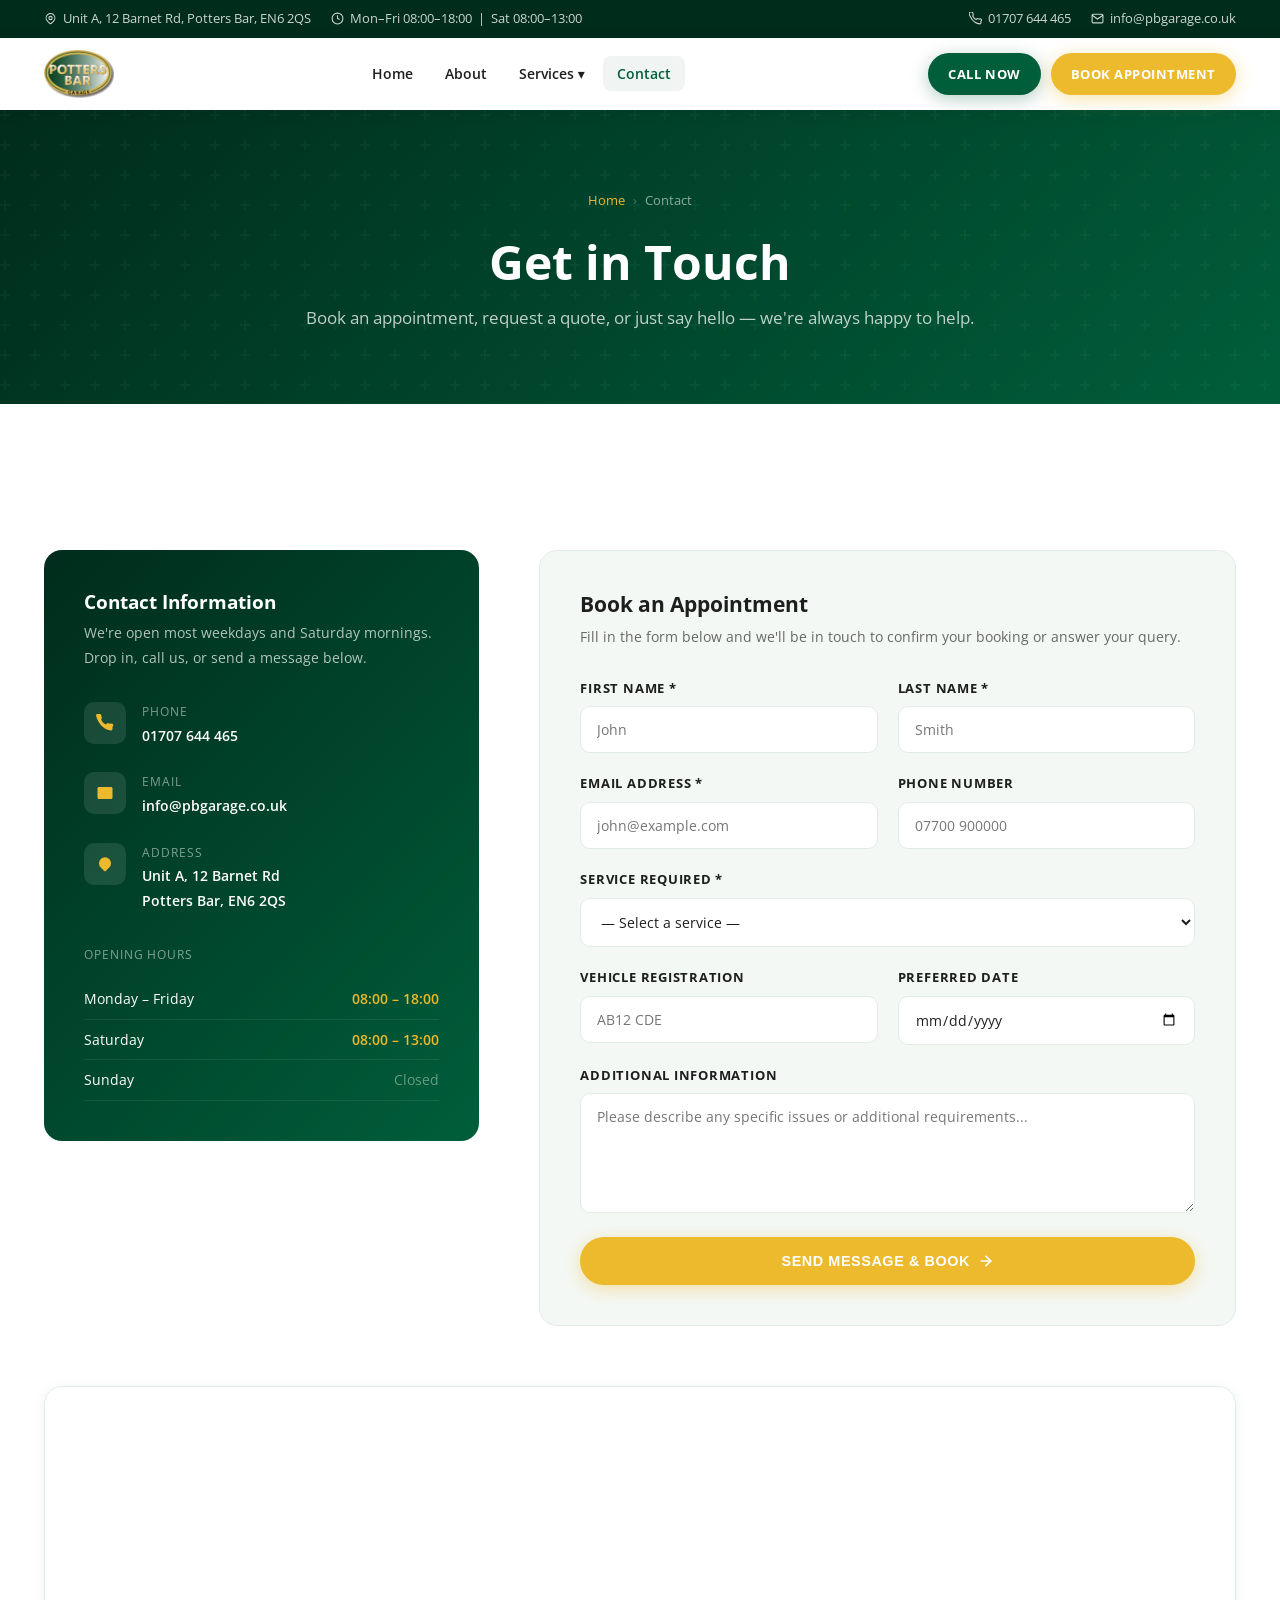
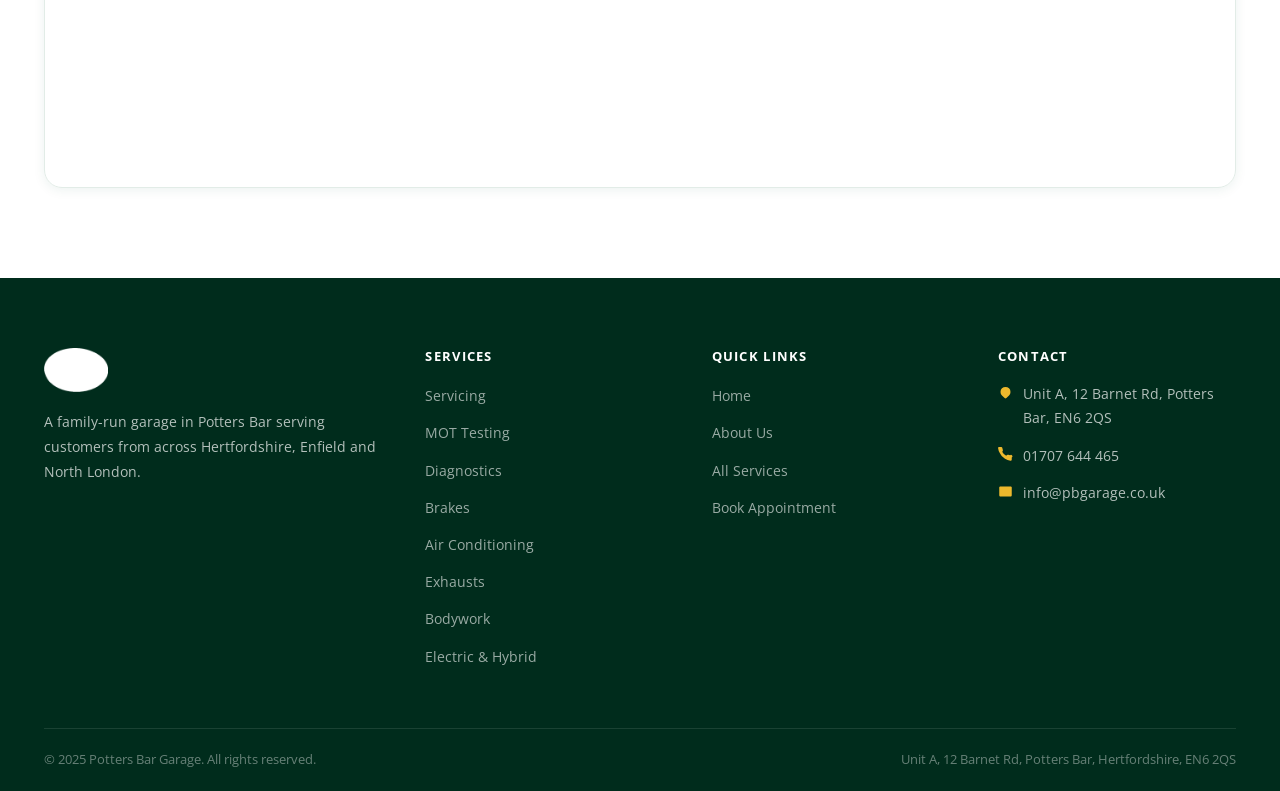
<file: contact.html>
<!DOCTYPE html>
<html lang="en">
<head>
  <meta charset="UTF-8">
  <meta name="viewport" content="width=device-width, initial-scale=1.0">
  <title>Contact & Book — Potters Bar Garage</title>
  <meta name="description" content="Book an MOT, service or repair at Potters Bar Garage. Call 01707 644 465 or send us a message. Unit A, 12 Barnet Rd, Potters Bar, Hertfordshire, EN6 2QS.">
  <link rel="preconnect" href="https://fonts.googleapis.com">
  <link rel="preconnect" href="https://fonts.gstatic.com" crossorigin>
  <link href="https://fonts.googleapis.com/css2?family=Open+Sans:wght@400;500;600;700;800&display=swap" rel="stylesheet">
  <link rel="stylesheet" href="css/style.css">
  <link rel="icon" type="image/svg+xml" href="images/favicon.svg">
  <link rel="icon" type="image/png" sizes="32x32" href="images/favicon-32.png">
  <link rel="apple-touch-icon" href="images/favicon-180.png">
  <link rel="icon" type="image/png" sizes="32x32" href="images/favicon-32.png">
  <link rel="apple-touch-icon" href="images/favicon-180.png">
</head>
<body>

  <!-- Top Bar -->
  <div class="top-bar">
    <div class="container">
      <div class="top-bar-left">
        <span class="top-bar-item">
          <svg viewBox="0 0 24 24" fill="none" stroke="currentColor" stroke-width="2"><path d="M17.657 16.657L13.414 20.9a1.998 1.998 0 01-2.827 0l-4.244-4.243a8 8 0 1111.314 0z"/><path d="M15 11a3 3 0 11-6 0 3 3 0 016 0z"/></svg>
          Unit A, 12 Barnet Rd, Potters Bar, EN6 2QS
        </span>
        <span class="top-bar-item">
          <svg viewBox="0 0 24 24" fill="none" stroke="currentColor" stroke-width="2"><circle cx="12" cy="12" r="10"/><path d="M12 6v6l4 2"/></svg>
          Mon–Fri 08:00–18:00 &nbsp;|&nbsp; Sat 08:00–13:00
        </span>
      </div>
      <div class="top-bar-right">
        <a href="tel:01707644465" class="top-bar-item">
          <svg viewBox="0 0 24 24" fill="none" stroke="currentColor" stroke-width="2"><path d="M22 16.92v3a2 2 0 01-2.18 2 19.79 19.79 0 01-8.63-3.07A19.5 19.5 0 013.07 9.81 19.79 19.79 0 01.01 1.18 2 2 0 012 0h3a2 2 0 012 1.72c.127.96.361 1.903.7 2.81a2 2 0 01-.45 2.11L6.91 7.91a16 16 0 006.18 6.18l1.28-1.28a2 2 0 012.11-.45c.907.339 1.85.573 2.81.7A2 2 0 0122 16.92z"/></svg>
          01707 644 465
        </a>
        <a href="mailto:info@pbgarage.co.uk" class="top-bar-item">
          <svg viewBox="0 0 24 24" fill="none" stroke="currentColor" stroke-width="2"><path d="M4 4h16c1.1 0 2 .9 2 2v12c0 1.1-.9 2-2 2H4c-1.1 0-2-.9-2-2V6c0-1.1.9-2 2-2z"/><polyline points="22,6 12,13 2,6"/></svg>
          info@pbgarage.co.uk
        </a>
      </div>
    </div>
  </div>

  <!-- Header -->
  <header class="site-header">
    <div class="container">
      <div class="header-inner">
                <a href="index.html" class="site-logo">
          <img src="images/logo.png" alt="Potters Bar Garage" height="48" style="height:48px;width:auto;display:block;">
        </a>
        <nav class="primary-nav">
          <span class="nav-item"><a href="index.html" class="nav-link">Home</a></span>
          <span class="nav-item"><a href="about.html" class="nav-link">About</a></span>
          <span class="nav-item">
            <a href="services.html" class="nav-link">Services ▾</a>
            <ul class="dropdown">
              <li><a href="services.html#mot">MOT Testing</a></li>
              <li><a href="services.html#servicing">Servicing</a></li>
              <li><a href="services.html#diagnostics">Diagnostics</a></li>
              <li><a href="services.html#brakes">Brakes</a></li>
              <li><a href="services.html#batteries">Batteries</a></li>
              <li><a href="services.html#aircon">Air Conditioning</a></li>
              <li><a href="services.html#exhausts">Exhausts</a></li>
              <li><a href="services.html#bodywork">Bodywork</a></li>
              <li><a href="services.html#wheel-alignment">Wheel Alignment</a></li>
              <li><a href="services.html#electric">Electric &amp; Hybrid</a></li>
            </ul>
          </span>
          <span class="nav-item"><a href="contact.html" class="nav-link active">Contact</a></span>
        </nav>
        <div class="header-cta">
          <a href="tel:01707644465" class="btn btn-green" style="padding:10px 20px;font-size:.82rem;">Call Now</a>
          <a href="#book" class="btn btn-gold" style="padding:10px 20px;font-size:.82rem;">Book Appointment</a>
        </div>
        <button class="hamburger" aria-label="Open menu"><span></span><span></span><span></span></button>
      </div>
    </div>
    <nav class="mobile-nav">
      <a href="index.html">Home</a>
      <a href="about.html">About</a>
      <a href="services.html" class="mobile-services-toggle">Services</a>
      <div class="mobile-nav-services">
        <a href="services.html#mot">MOT Testing</a>
        <a href="services.html#servicing">Servicing</a>
        <a href="services.html#diagnostics">Diagnostics</a>
        <a href="services.html#brakes">Brakes</a>
        <a href="services.html#aircon">Air Conditioning</a>
        <a href="services.html#exhausts">Exhausts</a>
        <a href="services.html#bodywork">Bodywork</a>
        <a href="services.html#electric">Electric &amp; Hybrid</a>
      </div>
      <a href="contact.html">Contact</a>
      <div class="mobile-nav-cta"><a href="#book" class="btn btn-gold" style="display:inline-flex;">Book Appointment</a></div>
    </nav>
  </header>

  <!-- Page Hero -->
  <div class="page-hero">
    <div class="container">
      <nav class="breadcrumb"><a href="index.html">Home</a><span class="breadcrumb-sep">›</span><span>Contact</span></nav>
      <h1>Get in Touch</h1>
      <p>Book an appointment, request a quote, or just say hello — we're always happy to help.</p>
    </div>
  </div>

  <!-- Contact Section -->
  <section class="contact-section" id="book">
    <div class="container">
      <div class="contact-grid">

        <!-- Info Card -->
        <div class="contact-info-card">
          <h3>Contact Information</h3>
          <p>We're open most weekdays and Saturday mornings. Drop in, call us, or send a message below.</p>

          <div class="contact-detail">
            <div class="contact-detail-icon">
              <svg viewBox="0 0 24 24"><path d="M22 16.92v3a2 2 0 01-2.18 2 19.79 19.79 0 01-8.63-3.07A19.5 19.5 0 013.07 9.81 19.79 19.79 0 01.01 1.18 2 2 0 012 0h3a2 2 0 012 1.72c.127.96.361 1.903.7 2.81a2 2 0 01-.45 2.11L6.91 7.91a16 16 0 006.18 6.18l1.28-1.28a2 2 0 012.11-.45c.907.339 1.85.573 2.81.7A2 2 0 0122 16.92z"/></svg>
            </div>
            <div>
              <div class="contact-detail-label">Phone</div>
              <div class="contact-detail-value"><a href="tel:01707644465">01707 644 465</a></div>
            </div>
          </div>

          <div class="contact-detail">
            <div class="contact-detail-icon">
              <svg viewBox="0 0 24 24"><path d="M4 4h16c1.1 0 2 .9 2 2v12c0 1.1-.9 2-2 2H4c-1.1 0-2-.9-2-2V6c0-1.1.9-2 2-2z"/><polyline points="22,6 12,13 2,6"/></svg>
            </div>
            <div>
              <div class="contact-detail-label">Email</div>
              <div class="contact-detail-value"><a href="mailto:info@pbgarage.co.uk">info@pbgarage.co.uk</a></div>
            </div>
          </div>

          <div class="contact-detail">
            <div class="contact-detail-icon">
              <svg viewBox="0 0 24 24"><path d="M17.657 16.657L13.414 20.9a1.998 1.998 0 01-2.827 0l-4.244-4.243a8 8 0 1111.314 0z"/><path d="M15 11a3 3 0 11-6 0 3 3 0 016 0z"/></svg>
            </div>
            <div>
              <div class="contact-detail-label">Address</div>
              <div class="contact-detail-value">Unit A, 12 Barnet Rd<br>Potters Bar, EN6 2QS</div>
            </div>
          </div>

          <div class="hours-table">
            <div class="hours-table-title">Opening Hours</div>
            <div class="hours-row-dark">
              <span>Monday – Friday</span>
              <span class="hours-time">08:00 – 18:00</span>
            </div>
            <div class="hours-row-dark">
              <span>Saturday</span>
              <span class="hours-time">08:00 – 13:00</span>
            </div>
            <div class="hours-row-dark">
              <span>Sunday</span>
              <span style="color:rgba(255,255,255,.4)">Closed</span>
            </div>
          </div>
        </div>

        <!-- Contact Form -->
        <div class="contact-form-wrap">
          <h3>Book an Appointment</h3>
          <p>Fill in the form below and we'll be in touch to confirm your booking or answer your query.</p>

          <form class="contact-form" action="#" method="POST" novalidate>
            <div class="form-row">
              <div class="form-group">
                <label for="first-name">First Name *</label>
                <input type="text" id="first-name" name="first_name" placeholder="John" required>
              </div>
              <div class="form-group">
                <label for="last-name">Last Name *</label>
                <input type="text" id="last-name" name="last_name" placeholder="Smith" required>
              </div>
            </div>

            <div class="form-row">
              <div class="form-group">
                <label for="email">Email Address *</label>
                <input type="email" id="email" name="email" placeholder="john@example.com" required>
              </div>
              <div class="form-group">
                <label for="phone">Phone Number</label>
                <input type="tel" id="phone" name="phone" placeholder="07700 900000">
              </div>
            </div>

            <div class="form-group">
              <label for="service">Service Required *</label>
              <select id="service" name="service" required>
                <option value="">— Select a service —</option>
                <option value="car-mot">Car MOT</option>
                <option value="bike-mot">Motorbike MOT</option>
                <option value="servicing">Servicing (Car)</option>
                <option value="diagnostics">Diagnostics</option>
                <option value="brakes">Brakes</option>
                <option value="batteries">Battery Replacement</option>
                <option value="aircon">Air Conditioning</option>
                <option value="exhausts">Exhausts</option>
                <option value="bodywork">Bodywork / Respray</option>
                <option value="wheel-alignment">Wheel Alignment</option>
                <option value="electric">Electric / Hybrid Service</option>
                <option value="other">Other / Not Sure</option>
              </select>
            </div>

            <div class="form-row">
              <div class="form-group">
                <label for="reg">Vehicle Registration</label>
                <input type="text" id="reg" name="vehicle_reg" placeholder="AB12 CDE" style="text-transform:uppercase;">
              </div>
              <div class="form-group">
                <label for="preferred-date">Preferred Date</label>
                <input type="date" id="preferred-date" name="preferred_date">
              </div>
            </div>

            <div class="form-group" style="margin-bottom:24px;">
              <label for="message">Additional Information</label>
              <textarea id="message" name="message" placeholder="Please describe any specific issues or additional requirements..."></textarea>
            </div>

            <button type="submit" class="btn btn-gold" style="width:100%;justify-content:center;padding:16px;">
              Send Message & Book
              <svg width="16" height="16" viewBox="0 0 24 24" fill="none" stroke="currentColor" stroke-width="2.5" stroke-linecap="round"><line x1="5" y1="12" x2="19" y2="12"/><polyline points="12 5 19 12 12 19"/></svg>
            </button>
          </form>
        </div>
      </div>

      <!-- Map placeholder -->
      <div style="margin-top:60px;border-radius:18px;overflow:hidden;border:1px solid var(--border);box-shadow:var(--shadow-sm);">
        <iframe
          src="https://www.google.com/maps/embed?pb=!1m18!1m12!1m3!1d2468.143!2d-0.185!3d51.695!2m3!1f0!2f0!3f0!3m2!1i1024!2i768!4f13.1!3m3!1m2!1s0x0%3A0x0!2zUnit%20A%2C%2012%20Barnet%20Rd%2C%20Potters%20Bar%20EN6%202QS!5e0!3m2!1sen!2suk!4v1620000000000!5m2!1sen!2suk"
          width="100%"
          height="400"
          style="border:0;display:block;"
          allowfullscreen=""
          loading="lazy"
          referrerpolicy="no-referrer-when-downgrade"
          title="Potters Bar Garage location map">
        </iframe>
      </div>
    </div>
  </section>

  <!-- Footer -->
  <footer class="site-footer">
    <div class="container">
      <div class="footer-grid">
        <div class="footer-brand">
                    <a href="index.html" class="footer-logo">
            <img src="images/logo.png" alt="Potters Bar Garage" height="44" style="height:44px;width:auto;display:block;filter:brightness(0) invert(1);">
          </a>
          <p>A family-run garage in Potters Bar serving customers from across Hertfordshire, Enfield and North London.</p>
        </div>
        <div class="footer-col">
          <h4>Services</h4>
          <ul>
            <li><a href="services.html#servicing">Servicing</a></li>
            <li><a href="services.html#mot">MOT Testing</a></li>
            <li><a href="services.html#diagnostics">Diagnostics</a></li>
            <li><a href="services.html#brakes">Brakes</a></li>
            <li><a href="services.html#aircon">Air Conditioning</a></li>
            <li><a href="services.html#exhausts">Exhausts</a></li>
            <li><a href="services.html#bodywork">Bodywork</a></li>
            <li><a href="services.html#electric">Electric &amp; Hybrid</a></li>
          </ul>
        </div>
        <div class="footer-col">
          <h4>Quick Links</h4>
          <ul>
            <li><a href="index.html">Home</a></li>
            <li><a href="about.html">About Us</a></li>
            <li><a href="services.html">All Services</a></li>
            <li><a href="contact.html">Book Appointment</a></li>
          </ul>
        </div>
        <div class="footer-col">
          <h4>Contact</h4>
          <div class="footer-contact-item"><svg viewBox="0 0 24 24"><path d="M17.657 16.657L13.414 20.9a1.998 1.998 0 01-2.827 0l-4.244-4.243a8 8 0 1111.314 0z"/><path d="M15 11a3 3 0 11-6 0 3 3 0 016 0z"/></svg><span>Unit A, 12 Barnet Rd, Potters Bar, EN6 2QS</span></div>
          <div class="footer-contact-item"><svg viewBox="0 0 24 24"><path d="M22 16.92v3a2 2 0 01-2.18 2 19.79 19.79 0 01-8.63-3.07A19.5 19.5 0 013.07 9.81 19.79 19.79 0 01.01 1.18 2 2 0 012 0h3a2 2 0 012 1.72c.127.96.361 1.903.7 2.81a2 2 0 01-.45 2.11L6.91 7.91a16 16 0 006.18 6.18l1.28-1.28a2 2 0 012.11-.45c.907.339 1.85.573 2.81.7A2 2 0 0122 16.92z"/></svg><a href="tel:01707644465">01707 644 465</a></div>
          <div class="footer-contact-item"><svg viewBox="0 0 24 24"><path d="M4 4h16c1.1 0 2 .9 2 2v12c0 1.1-.9 2-2 2H4c-1.1 0-2-.9-2-2V6c0-1.1.9-2 2-2z"/><polyline points="22,6 12,13 2,6"/></svg><a href="mailto:info@pbgarage.co.uk">info@pbgarage.co.uk</a></div>
        </div>
      </div>
      <div class="footer-bottom">
        <span>&copy; 2025 Potters Bar Garage. All rights reserved.</span>
        <span>Unit A, 12 Barnet Rd, Potters Bar, Hertfordshire, EN6 2QS</span>
      </div>
    </div>
  </footer>

  <script src="js/main.js"></script>
</body>
</html>
</file>
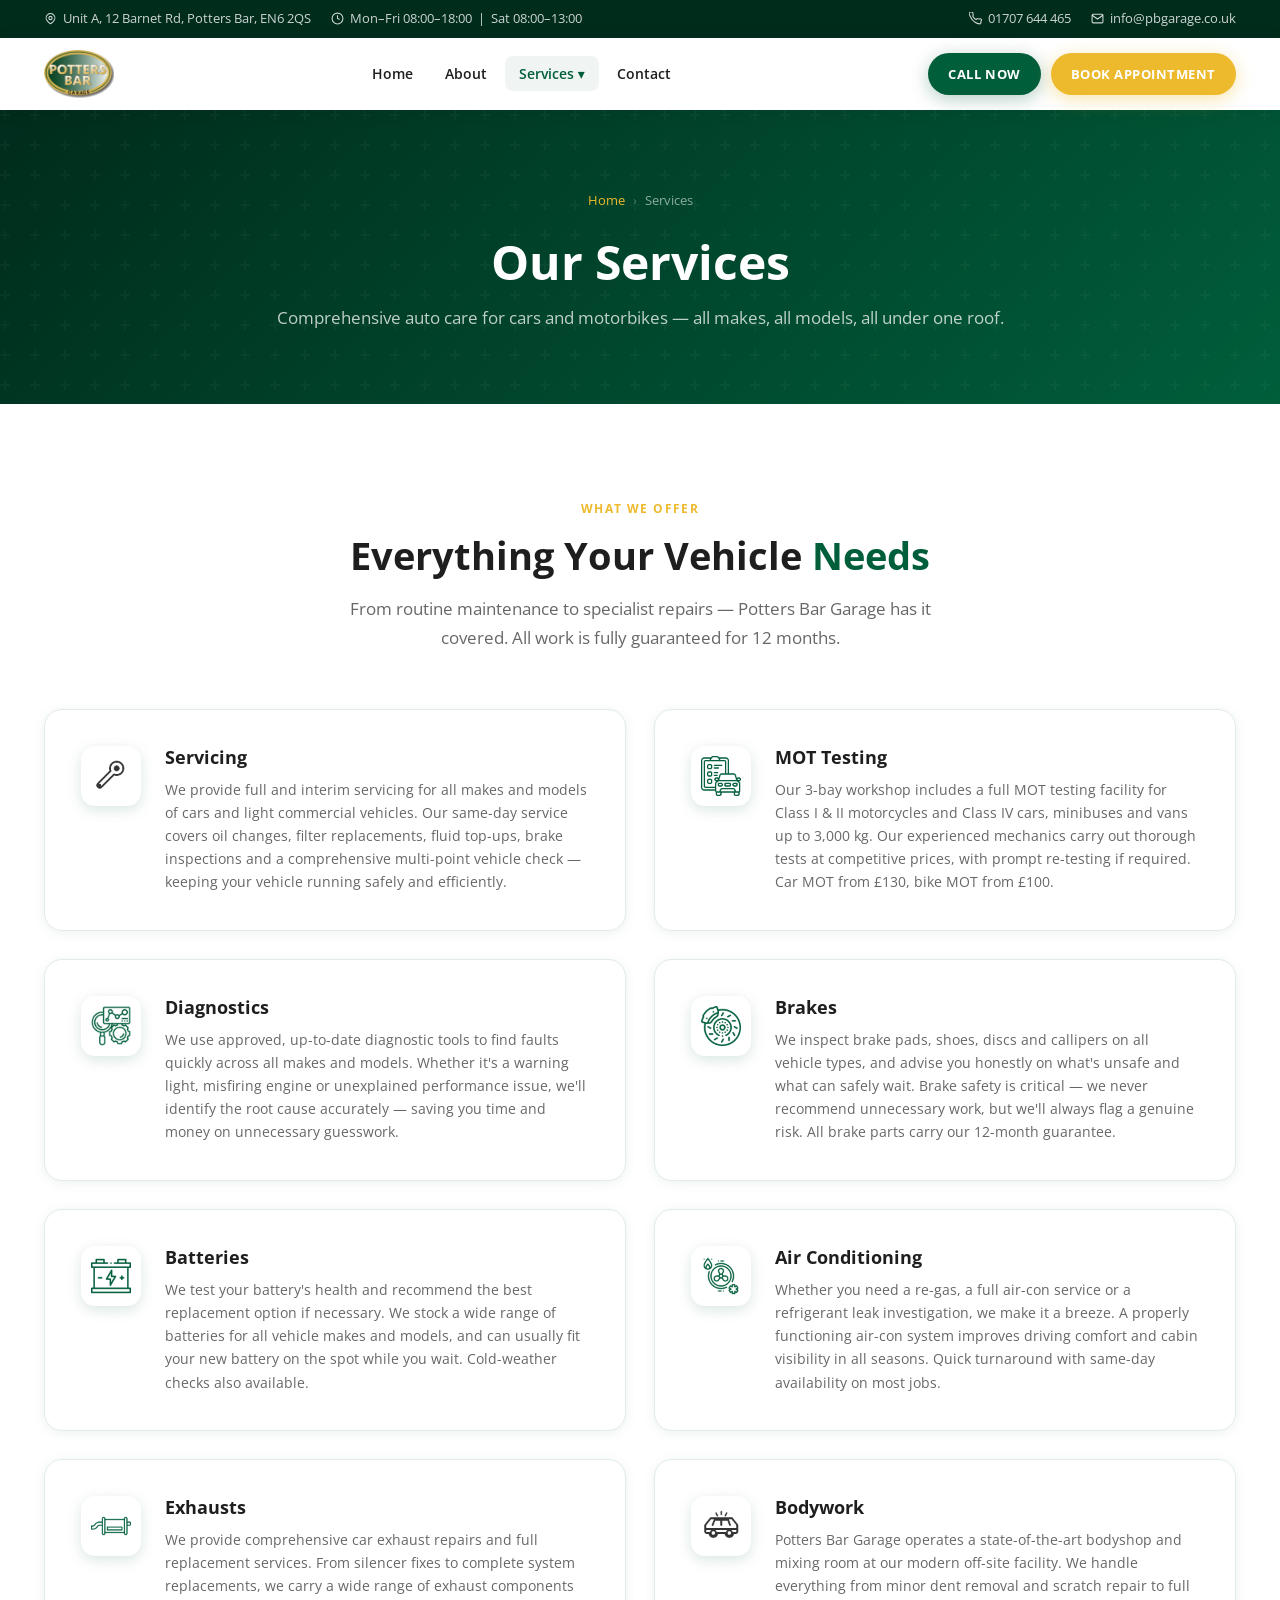
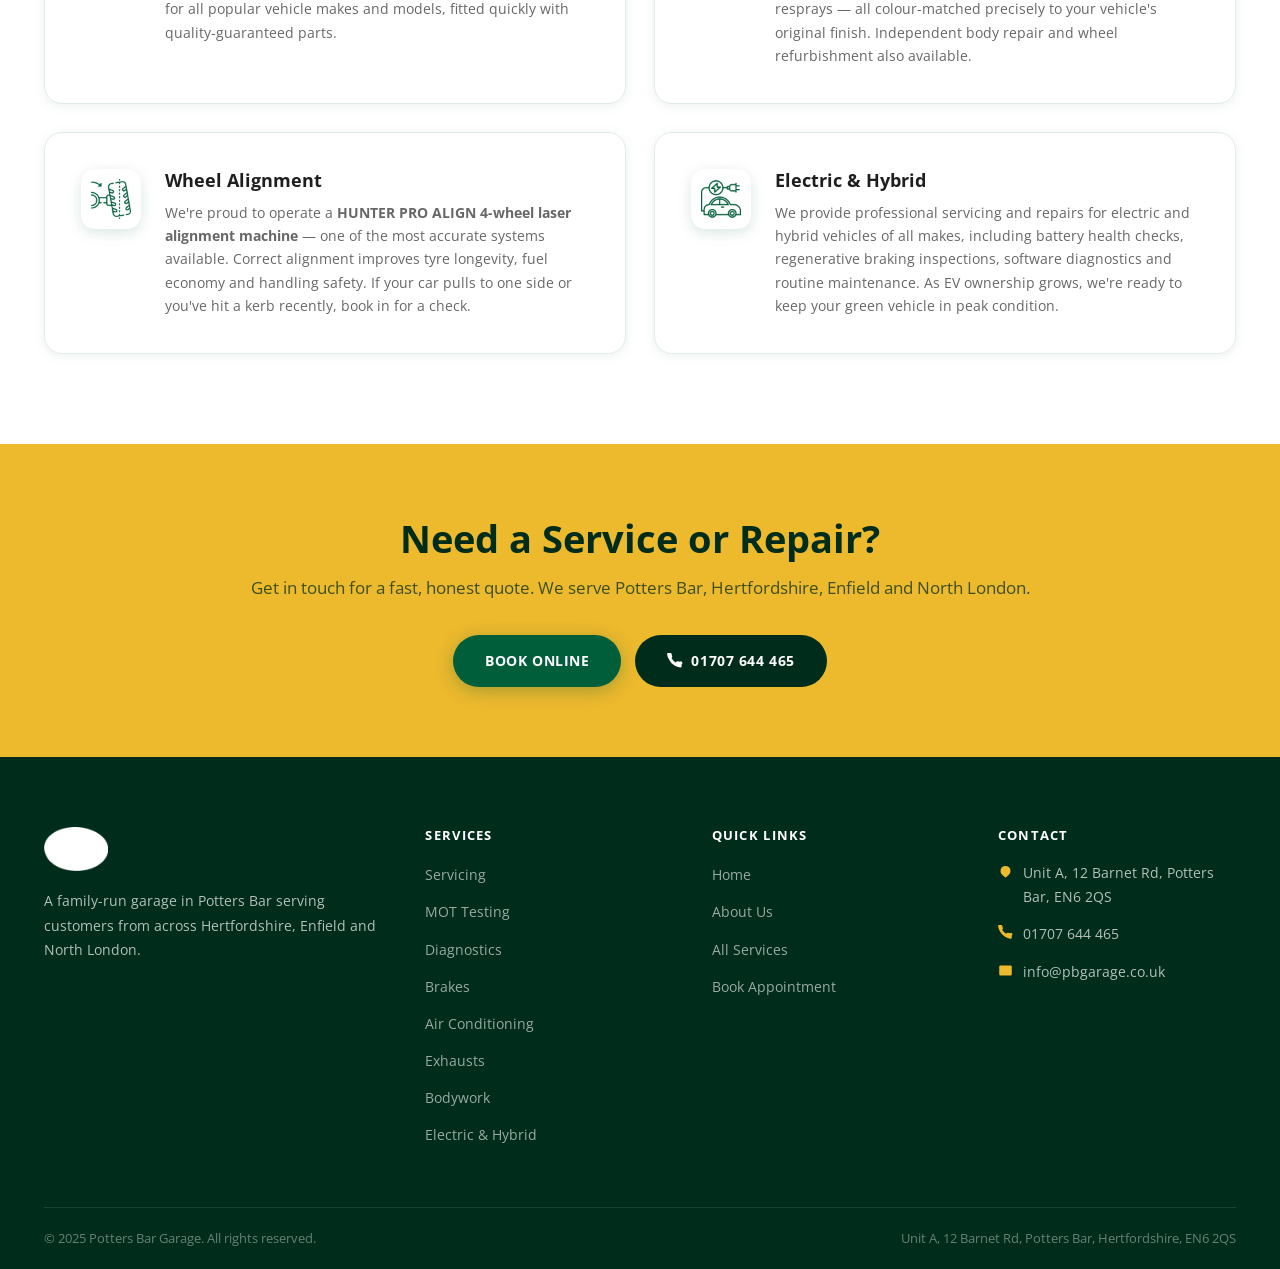
<file: services.html>
<!DOCTYPE html>
<html lang="en">
<head>
  <meta charset="UTF-8">
  <meta name="viewport" content="width=device-width, initial-scale=1.0">
  <title>Services — Potters Bar Garage</title>
  <meta name="description" content="MOT testing, car servicing, diagnostics, brakes, bodywork, air conditioning, exhausts, wheel alignment and electric vehicle servicing at Potters Bar Garage, Hertfordshire.">
  <link rel="preconnect" href="https://fonts.googleapis.com">
  <link rel="preconnect" href="https://fonts.gstatic.com" crossorigin>
  <link href="https://fonts.googleapis.com/css2?family=Open+Sans:wght@400;500;600;700;800&display=swap" rel="stylesheet">
  <link rel="stylesheet" href="css/style.css">
  <link rel="icon" type="image/svg+xml" href="images/favicon.svg">
  <link rel="icon" type="image/png" sizes="32x32" href="images/favicon-32.png">
  <link rel="apple-touch-icon" href="images/favicon-180.png">
  <link rel="icon" type="image/png" sizes="32x32" href="images/favicon-32.png">
  <link rel="apple-touch-icon" href="images/favicon-180.png">
</head>
<body>

  <!-- Top Bar -->
  <div class="top-bar">
    <div class="container">
      <div class="top-bar-left">
        <span class="top-bar-item">
          <svg viewBox="0 0 24 24" fill="none" stroke="currentColor" stroke-width="2"><path d="M17.657 16.657L13.414 20.9a1.998 1.998 0 01-2.827 0l-4.244-4.243a8 8 0 1111.314 0z"/><path d="M15 11a3 3 0 11-6 0 3 3 0 016 0z"/></svg>
          Unit A, 12 Barnet Rd, Potters Bar, EN6 2QS
        </span>
        <span class="top-bar-item">
          <svg viewBox="0 0 24 24" fill="none" stroke="currentColor" stroke-width="2"><circle cx="12" cy="12" r="10"/><path d="M12 6v6l4 2"/></svg>
          Mon–Fri 08:00–18:00 &nbsp;|&nbsp; Sat 08:00–13:00
        </span>
      </div>
      <div class="top-bar-right">
        <a href="tel:01707644465" class="top-bar-item">
          <svg viewBox="0 0 24 24" fill="none" stroke="currentColor" stroke-width="2"><path d="M22 16.92v3a2 2 0 01-2.18 2 19.79 19.79 0 01-8.63-3.07A19.5 19.5 0 013.07 9.81 19.79 19.79 0 01.01 1.18 2 2 0 012 0h3a2 2 0 012 1.72c.127.96.361 1.903.7 2.81a2 2 0 01-.45 2.11L6.91 7.91a16 16 0 006.18 6.18l1.28-1.28a2 2 0 012.11-.45c.907.339 1.85.573 2.81.7A2 2 0 0122 16.92z"/></svg>
          01707 644 465
        </a>
        <a href="mailto:info@pbgarage.co.uk" class="top-bar-item">
          <svg viewBox="0 0 24 24" fill="none" stroke="currentColor" stroke-width="2"><path d="M4 4h16c1.1 0 2 .9 2 2v12c0 1.1-.9 2-2 2H4c-1.1 0-2-.9-2-2V6c0-1.1.9-2 2-2z"/><polyline points="22,6 12,13 2,6"/></svg>
          info@pbgarage.co.uk
        </a>
      </div>
    </div>
  </div>

  <!-- Header -->
  <header class="site-header">
    <div class="container">
      <div class="header-inner">
                <a href="index.html" class="site-logo">
          <img src="images/logo.png" alt="Potters Bar Garage" height="48" style="height:48px;width:auto;display:block;">
        </a>
        <nav class="primary-nav">
          <span class="nav-item"><a href="index.html" class="nav-link">Home</a></span>
          <span class="nav-item"><a href="about.html" class="nav-link">About</a></span>
          <span class="nav-item">
            <a href="services.html" class="nav-link active">Services ▾</a>
            <ul class="dropdown">
              <li><a href="#mot">MOT Testing</a></li>
              <li><a href="#servicing">Servicing</a></li>
              <li><a href="#diagnostics">Diagnostics</a></li>
              <li><a href="#brakes">Brakes</a></li>
              <li><a href="#batteries">Batteries</a></li>
              <li><a href="#aircon">Air Conditioning</a></li>
              <li><a href="#exhausts">Exhausts</a></li>
              <li><a href="#bodywork">Bodywork</a></li>
              <li><a href="#wheel-alignment">Wheel Alignment</a></li>
              <li><a href="#electric">Electric &amp; Hybrid</a></li>
            </ul>
          </span>
          <span class="nav-item"><a href="contact.html" class="nav-link">Contact</a></span>
        </nav>
        <div class="header-cta">
          <a href="tel:01707644465" class="btn btn-green" style="padding:10px 20px;font-size:.82rem;">Call Now</a>
          <a href="contact.html" class="btn btn-gold" style="padding:10px 20px;font-size:.82rem;">Book Appointment</a>
        </div>
        <button class="hamburger" aria-label="Open menu"><span></span><span></span><span></span></button>
      </div>
    </div>
    <nav class="mobile-nav">
      <a href="index.html">Home</a>
      <a href="about.html">About</a>
      <a href="services.html" class="mobile-services-toggle">Services</a>
      <div class="mobile-nav-services">
        <a href="#mot">MOT Testing</a>
        <a href="#servicing">Servicing</a>
        <a href="#diagnostics">Diagnostics</a>
        <a href="#brakes">Brakes</a>
        <a href="#batteries">Batteries</a>
        <a href="#aircon">Air Conditioning</a>
        <a href="#exhausts">Exhausts</a>
        <a href="#bodywork">Bodywork</a>
        <a href="#wheel-alignment">Wheel Alignment</a>
        <a href="#electric">Electric &amp; Hybrid</a>
      </div>
      <a href="contact.html">Contact</a>
      <div class="mobile-nav-cta"><a href="contact.html" class="btn btn-gold" style="display:inline-flex;">Book Appointment</a></div>
    </nav>
  </header>

  <!-- Page Hero -->
  <div class="page-hero">
    <div class="container">
      <nav class="breadcrumb"><a href="index.html">Home</a><span class="breadcrumb-sep">›</span><span>Services</span></nav>
      <h1>Our Services</h1>
      <p>Comprehensive auto care for cars and motorbikes — all makes, all models, all under one roof.</p>
    </div>
  </div>

  <!-- Services Full -->
  <section class="services-full">
    <div class="container">
      <div class="text-center">
        <span class="section-label">What We Offer</span>
        <h2 class="section-title">Everything Your Vehicle <span>Needs</span></h2>
        <p class="section-sub">From routine maintenance to specialist repairs — Potters Bar Garage has it covered. All work is fully guaranteed for 12 months.</p>
      </div>

      <div class="services-full-grid">

        <div class="service-full-card" id="servicing">
          <div class="service-full-icon" style="background:var(--white);box-shadow:0 4px 14px rgba(0,94,59,.15);"><img src="images/icon-servicing.png" alt="servicing" style="width:40px;height:40px;object-fit:contain;"></div>
          <div class="service-full-content">
            <h3>Servicing</h3>
            <p>We provide full and interim servicing for all makes and models of cars and light commercial vehicles. Our same-day service covers oil changes, filter replacements, fluid top-ups, brake inspections and a comprehensive multi-point vehicle check — keeping your vehicle running safely and efficiently.</p>
          </div>
        </div>

        <div class="service-full-card" id="mot">
          <div class="service-full-icon" style="background:var(--white);box-shadow:0 4px 14px rgba(0,94,59,.15);"><img src="images/icon-mot.png" alt="mot" style="width:40px;height:40px;object-fit:contain;"></div>
          <div class="service-full-content">
            <h3>MOT Testing</h3>
            <p>Our 3-bay workshop includes a full MOT testing facility for Class I &amp; II motorcycles and Class IV cars, minibuses and vans up to 3,000 kg. Our experienced mechanics carry out thorough tests at competitive prices, with prompt re-testing if required. Car MOT from £130, bike MOT from £100.</p>
          </div>
        </div>

        <div class="service-full-card" id="diagnostics">
          <div class="service-full-icon" style="background:var(--white);box-shadow:0 4px 14px rgba(0,94,59,.15);"><img src="images/icon-diagnostics.png" alt="diagnostics" style="width:40px;height:40px;object-fit:contain;"></div>
          <div class="service-full-content">
            <h3>Diagnostics</h3>
            <p>We use approved, up-to-date diagnostic tools to find faults quickly across all makes and models. Whether it's a warning light, misfiring engine or unexplained performance issue, we'll identify the root cause accurately — saving you time and money on unnecessary guesswork.</p>
          </div>
        </div>

        <div class="service-full-card" id="brakes">
          <div class="service-full-icon" style="background:var(--white);box-shadow:0 4px 14px rgba(0,94,59,.15);"><img src="images/icon-brakes.png" alt="brakes" style="width:40px;height:40px;object-fit:contain;"></div>
          <div class="service-full-content">
            <h3>Brakes</h3>
            <p>We inspect brake pads, shoes, discs and callipers on all vehicle types, and advise you honestly on what's unsafe and what can safely wait. Brake safety is critical — we never recommend unnecessary work, but we'll always flag a genuine risk. All brake parts carry our 12-month guarantee.</p>
          </div>
        </div>

        <div class="service-full-card" id="batteries">
          <div class="service-full-icon" style="background:var(--white);box-shadow:0 4px 14px rgba(0,94,59,.15);"><img src="images/icon-batteries.png" alt="batteries" style="width:40px;height:40px;object-fit:contain;"></div>
          <div class="service-full-content">
            <h3>Batteries</h3>
            <p>We test your battery's health and recommend the best replacement option if necessary. We stock a wide range of batteries for all vehicle makes and models, and can usually fit your new battery on the spot while you wait. Cold-weather checks also available.</p>
          </div>
        </div>

        <div class="service-full-card" id="aircon">
          <div class="service-full-icon" style="background:var(--white);box-shadow:0 4px 14px rgba(0,94,59,.15);"><img src="images/icon-aircon.png" alt="aircon" style="width:40px;height:40px;object-fit:contain;"></div>
          <div class="service-full-content">
            <h3>Air Conditioning</h3>
            <p>Whether you need a re-gas, a full air-con service or a refrigerant leak investigation, we make it a breeze. A properly functioning air-con system improves driving comfort and cabin visibility in all seasons. Quick turnaround with same-day availability on most jobs.</p>
          </div>
        </div>

        <div class="service-full-card" id="exhausts">
          <div class="service-full-icon" style="background:var(--white);box-shadow:0 4px 14px rgba(0,94,59,.15);"><img src="images/icon-exhausts.png" alt="exhausts" style="width:40px;height:40px;object-fit:contain;"></div>
          <div class="service-full-content">
            <h3>Exhausts</h3>
            <p>We provide comprehensive car exhaust repairs and full replacement services. From silencer fixes to complete system replacements, we carry a wide range of exhaust components for all popular vehicle makes and models, fitted quickly with quality-guaranteed parts.</p>
          </div>
        </div>

        <div class="service-full-card" id="bodywork">
          <div class="service-full-icon" style="background:var(--white);box-shadow:0 4px 14px rgba(0,94,59,.15);"><img src="images/icon-bodywork.png" alt="bodywork" style="width:40px;height:40px;object-fit:contain;"></div>
          <div class="service-full-content">
            <h3>Bodywork</h3>
            <p>Potters Bar Garage operates a state-of-the-art bodyshop and mixing room at our modern off-site facility. We handle everything from minor dent removal and scratch repair to full resprays — all colour-matched precisely to your vehicle's original finish. Independent body repair and wheel refurbishment also available.</p>
          </div>
        </div>

        <div class="service-full-card" id="wheel-alignment">
          <div class="service-full-icon" style="background:var(--white);box-shadow:0 4px 14px rgba(0,94,59,.15);"><img src="images/icon-wheel.png" alt="wheel" style="width:40px;height:40px;object-fit:contain;"></div>
          <div class="service-full-content">
            <h3>Wheel Alignment</h3>
            <p>We're proud to operate a <strong>HUNTER PRO ALIGN 4-wheel laser alignment machine</strong> — one of the most accurate systems available. Correct alignment improves tyre longevity, fuel economy and handling safety. If your car pulls to one side or you've hit a kerb recently, book in for a check.</p>
          </div>
        </div>

        <div class="service-full-card" id="electric">
          <div class="service-full-icon" style="background:var(--white);box-shadow:0 4px 14px rgba(0,94,59,.15);"><img src="images/icon-electric.png" alt="electric" style="width:40px;height:40px;object-fit:contain;"></div>
          <div class="service-full-content">
            <h3>Electric &amp; Hybrid</h3>
            <p>We provide professional servicing and repairs for electric and hybrid vehicles of all makes, including battery health checks, regenerative braking inspections, software diagnostics and routine maintenance. As EV ownership grows, we're ready to keep your green vehicle in peak condition.</p>
          </div>
        </div>

      </div>
    </div>
  </section>

  <!-- CTA -->
  <div class="cta-banner">
    <div class="container">
      <h2>Need a Service or Repair?</h2>
      <p>Get in touch for a fast, honest quote. We serve Potters Bar, Hertfordshire, Enfield and North London.</p>
      <div class="cta-banner-actions">
        <a href="contact.html" class="btn btn-green">Book Online</a>
        <a href="tel:01707644465" class="btn" style="background:var(--green-dark);color:#fff;">
          <svg width="16" height="16" viewBox="0 0 24 24" fill="currentColor"><path d="M22 16.92v3a2 2 0 01-2.18 2 19.79 19.79 0 01-8.63-3.07A19.5 19.5 0 013.07 9.81 19.79 19.79 0 01.01 1.18 2 2 0 012 0h3a2 2 0 012 1.72c.127.96.361 1.903.7 2.81a2 2 0 01-.45 2.11L6.91 7.91a16 16 0 006.18 6.18l1.28-1.28a2 2 0 012.11-.45c.907.339 1.85.573 2.81.7A2 2 0 0122 16.92z"/></svg>
          01707 644 465
        </a>
      </div>
    </div>
  </div>

  <!-- Footer -->
  <footer class="site-footer">
    <div class="container">
      <div class="footer-grid">
        <div class="footer-brand">
                    <a href="index.html" class="footer-logo">
            <img src="images/logo.png" alt="Potters Bar Garage" height="44" style="height:44px;width:auto;display:block;filter:brightness(0) invert(1);">
          </a>
          <p>A family-run garage in Potters Bar serving customers from across Hertfordshire, Enfield and North London.</p>
        </div>
        <div class="footer-col">
          <h4>Services</h4>
          <ul>
            <li><a href="#servicing">Servicing</a></li>
            <li><a href="#mot">MOT Testing</a></li>
            <li><a href="#diagnostics">Diagnostics</a></li>
            <li><a href="#brakes">Brakes</a></li>
            <li><a href="#aircon">Air Conditioning</a></li>
            <li><a href="#exhausts">Exhausts</a></li>
            <li><a href="#bodywork">Bodywork</a></li>
            <li><a href="#electric">Electric &amp; Hybrid</a></li>
          </ul>
        </div>
        <div class="footer-col">
          <h4>Quick Links</h4>
          <ul>
            <li><a href="index.html">Home</a></li>
            <li><a href="about.html">About Us</a></li>
            <li><a href="services.html">All Services</a></li>
            <li><a href="contact.html">Book Appointment</a></li>
          </ul>
        </div>
        <div class="footer-col">
          <h4>Contact</h4>
          <div class="footer-contact-item"><svg viewBox="0 0 24 24"><path d="M17.657 16.657L13.414 20.9a1.998 1.998 0 01-2.827 0l-4.244-4.243a8 8 0 1111.314 0z"/><path d="M15 11a3 3 0 11-6 0 3 3 0 016 0z"/></svg><span>Unit A, 12 Barnet Rd, Potters Bar, EN6 2QS</span></div>
          <div class="footer-contact-item"><svg viewBox="0 0 24 24"><path d="M22 16.92v3a2 2 0 01-2.18 2 19.79 19.79 0 01-8.63-3.07A19.5 19.5 0 013.07 9.81 19.79 19.79 0 01.01 1.18 2 2 0 012 0h3a2 2 0 012 1.72c.127.96.361 1.903.7 2.81a2 2 0 01-.45 2.11L6.91 7.91a16 16 0 006.18 6.18l1.28-1.28a2 2 0 012.11-.45c.907.339 1.85.573 2.81.7A2 2 0 0122 16.92z"/></svg><a href="tel:01707644465">01707 644 465</a></div>
          <div class="footer-contact-item"><svg viewBox="0 0 24 24"><path d="M4 4h16c1.1 0 2 .9 2 2v12c0 1.1-.9 2-2 2H4c-1.1 0-2-.9-2-2V6c0-1.1.9-2 2-2z"/><polyline points="22,6 12,13 2,6"/></svg><a href="mailto:info@pbgarage.co.uk">info@pbgarage.co.uk</a></div>
        </div>
      </div>
      <div class="footer-bottom">
        <span>&copy; 2025 Potters Bar Garage. All rights reserved.</span>
        <span>Unit A, 12 Barnet Rd, Potters Bar, Hertfordshire, EN6 2QS</span>
      </div>
    </div>
  </footer>

  <script src="js/main.js"></script>
</body>
</html>
</file>
<file: css/style.css>
/* ============================================================
   Potters Bar Garage — Modern Redesign
   Colour palette:
     --green-dark:    #002C1C  (footer / dark hero)
     --green-primary: #005E3B  (brand / nav)
     --green-mid:     #007a4e  (hover)
     --gold:          #EDB92D  (CTA / accents)
     --gold-dark:     #c99b20  (gold hover)
     --text:          #676767  (body copy)
     --text-dark:     #1e1e1e  (headings)
     --bg-light:      #f4f8f5  (alternate sections)
   ============================================================ */

/* ---------- Reset & Base ---------- */
*, *::before, *::after { box-sizing: border-box; margin: 0; padding: 0; }

:root {
  --green-dark:    #002C1C;
  --green-primary: #005E3B;
  --green-mid:     #007a4e;
  --gold:          #EDB92D;
  --gold-dark:     #c99b20;
  --text:          #676767;
  --text-dark:     #1e1e1e;
  --white:         #ffffff;
  --bg-light:      #f4f8f5;
  --border:        #e2ece7;
  --shadow-sm:     0 2px 12px rgba(0,94,59,.08);
  --shadow-md:     0 6px 30px rgba(0,94,59,.14);
  --shadow-lg:     0 12px 50px rgba(0,94,59,.18);
  --radius:        10px;
  --radius-lg:     18px;
  --transition:    .25s ease;
  --max-width:     1240px;
}

html { scroll-behavior: smooth; font-size: 16px; }

body {
  font-family: 'Open Sans', 'Inter', system-ui, sans-serif;
  color: var(--text);
  background: var(--white);
  line-height: 1.7;
  -webkit-font-smoothing: antialiased;
}

img { max-width: 100%; height: auto; display: block; }
a  { text-decoration: none; color: inherit; }
ul { list-style: none; }

h1, h2, h3, h4, h5 {
  color: var(--text-dark);
  font-weight: 700;
  line-height: 1.25;
}

.container {
  width: 100%;
  max-width: var(--max-width);
  margin: 0 auto;
  padding: 0 24px;
}

section { padding: 90px 0; }

/* ---------- Utility ---------- */
.btn {
  display: inline-flex;
  align-items: center;
  gap: 8px;
  padding: 14px 32px;
  border-radius: 50px;
  font-weight: 700;
  font-size: .9rem;
  letter-spacing: .04em;
  text-transform: uppercase;
  cursor: pointer;
  border: none;
  transition: transform var(--transition), box-shadow var(--transition), background var(--transition);
}
.btn:hover { transform: translateY(-2px); }

.btn-gold {
  background: var(--gold);
  color: var(--white);
  box-shadow: 0 4px 18px rgba(237,185,45,.4);
}
.btn-gold:hover {
  background: var(--gold-dark);
  box-shadow: 0 6px 24px rgba(237,185,45,.55);
}

.btn-green {
  background: var(--green-primary);
  color: var(--white);
  box-shadow: 0 4px 18px rgba(0,94,59,.3);
}
.btn-green:hover {
  background: var(--green-mid);
  box-shadow: 0 6px 24px rgba(0,94,59,.45);
}

.btn-outline-white {
  background: transparent;
  color: var(--white);
  border: 2px solid rgba(255,255,255,.7);
}
.btn-outline-white:hover {
  background: rgba(255,255,255,.12);
  border-color: var(--white);
}

.section-label {
  display: inline-block;
  font-size: .75rem;
  font-weight: 700;
  letter-spacing: .12em;
  text-transform: uppercase;
  color: var(--gold);
  margin-bottom: 12px;
}

.section-title {
  font-size: clamp(1.8rem, 3vw, 2.6rem);
  color: var(--text-dark);
  margin-bottom: 16px;
}

.section-title span { color: var(--green-primary); }

.section-sub {
  font-size: 1.05rem;
  color: var(--text);
  max-width: 620px;
}

.text-center { text-align: center; }
.text-center .section-sub { margin: 0 auto; }

/* ---------- Top Bar ---------- */
.top-bar {
  background: var(--green-dark);
  color: rgba(255,255,255,.8);
  font-size: .8rem;
  padding: 8px 0;
}
.top-bar .container {
  display: flex;
  align-items: center;
  justify-content: space-between;
  gap: 16px;
  flex-wrap: wrap;
}
.top-bar a { color: rgba(255,255,255,.8); transition: color var(--transition); }
.top-bar a:hover { color: var(--gold); }
.top-bar-left, .top-bar-right {
  display: flex;
  align-items: center;
  gap: 20px;
}
.top-bar-item {
  display: flex;
  align-items: center;
  gap: 6px;
}
.top-bar-item svg { width: 13px; height: 13px; flex-shrink: 0; }

/* ---------- Header ---------- */
.site-header {
  position: sticky;
  top: 0;
  z-index: 1000;
  background: var(--white);
  box-shadow: 0 2px 16px rgba(0,0,0,.08);
  transition: box-shadow var(--transition);
}

.header-inner {
  display: flex;
  align-items: center;
  justify-content: space-between;
  height: 72px;
  gap: 24px;
}

/* Logo */
.site-logo {
  display: flex;
  align-items: center;
  gap: 12px;
  flex-shrink: 0;
  text-decoration: none;
}
.logo-icon {
  width: 46px;
  height: 46px;
  background: var(--green-primary);
  border-radius: 10px;
  display: flex;
  align-items: center;
  justify-content: center;
}
.logo-icon svg { width: 26px; height: 26px; fill: var(--white); }
.logo-text-wrap { display: flex; flex-direction: column; line-height: 1.1; }
.logo-name {
  font-size: 1.05rem;
  font-weight: 800;
  color: var(--green-primary);
  letter-spacing: -.01em;
}
.logo-tagline {
  font-size: .65rem;
  font-weight: 600;
  letter-spacing: .1em;
  text-transform: uppercase;
  color: var(--text);
}

/* Primary Nav */
.primary-nav { display: flex; align-items: center; gap: 4px; }

.nav-link {
  position: relative;
  padding: 8px 14px;
  font-size: .875rem;
  font-weight: 600;
  color: var(--text-dark);
  border-radius: 8px;
  transition: color var(--transition), background var(--transition);
}
.nav-link:hover,
.nav-link.active {
  color: var(--green-primary);
  background: rgba(0,94,59,.06);
}

/* Dropdown */
.nav-item { position: relative; }
.nav-item:hover .dropdown { opacity: 1; visibility: visible; transform: translateY(0); }

.dropdown {
  position: absolute;
  top: calc(100% + 8px);
  left: 50%;
  transform: translateX(-50%) translateY(8px);
  background: var(--white);
  border: 1px solid var(--border);
  border-radius: var(--radius);
  box-shadow: var(--shadow-md);
  min-width: 200px;
  padding: 8px;
  opacity: 0;
  visibility: hidden;
  transition: opacity var(--transition), transform var(--transition), visibility var(--transition);
}
.dropdown li a {
  display: block;
  padding: 9px 14px;
  font-size: .85rem;
  font-weight: 600;
  color: var(--text-dark);
  border-radius: 6px;
  transition: background var(--transition), color var(--transition);
}
.dropdown li a:hover {
  background: var(--bg-light);
  color: var(--green-primary);
}

.header-cta { display: flex; align-items: center; gap: 10px; }

/* Hamburger */
.hamburger {
  display: none;
  flex-direction: column;
  justify-content: center;
  gap: 5px;
  width: 40px;
  height: 40px;
  cursor: pointer;
  background: none;
  border: none;
  padding: 4px;
  border-radius: 8px;
  transition: background var(--transition);
}
.hamburger:hover { background: var(--bg-light); }
.hamburger span {
  display: block;
  height: 2px;
  background: var(--text-dark);
  border-radius: 2px;
  transition: transform var(--transition), opacity var(--transition), width var(--transition);
}
.hamburger span:nth-child(1) { width: 22px; }
.hamburger span:nth-child(2) { width: 28px; }
.hamburger span:nth-child(3) { width: 18px; }
.hamburger.open span:nth-child(1) { transform: translateY(7px) rotate(45deg); width: 28px; }
.hamburger.open span:nth-child(2) { opacity: 0; }
.hamburger.open span:nth-child(3) { transform: translateY(-7px) rotate(-45deg); width: 28px; }

/* Mobile nav */
.mobile-nav {
  display: none;
  background: var(--white);
  border-top: 1px solid var(--border);
  padding: 16px 24px 24px;
}
.mobile-nav.open { display: block; }
.mobile-nav a {
  display: block;
  padding: 10px 14px;
  font-weight: 600;
  font-size: .9rem;
  color: var(--text-dark);
  border-radius: 8px;
  transition: background var(--transition), color var(--transition);
}
.mobile-nav a:hover { background: var(--bg-light); color: var(--green-primary); }
.mobile-nav-services { padding-left: 16px; border-left: 3px solid var(--border); margin: 4px 0 4px 14px; }
.mobile-nav-services a { font-size: .85rem; font-weight: 500; }
.mobile-nav-cta { margin-top: 16px; }

/* ---------- Hero ---------- */
.hero {
  position: relative;
  min-height: 92vh;
  display: flex;
  align-items: center;
  background: linear-gradient(135deg, var(--green-dark) 0%, var(--green-primary) 60%, #007a4e 100%);
  overflow: hidden;
}

.hero::before {
  content: '';
  position: absolute;
  inset: 0;
  background:
    radial-gradient(ellipse at 80% 50%, rgba(237,185,45,.12) 0%, transparent 55%),
    url("data:image/svg+xml,%3Csvg width='60' height='60' viewBox='0 0 60 60' xmlns='http://www.w3.org/2000/svg'%3E%3Cg fill='none' fill-rule='evenodd'%3E%3Cg fill='%23ffffff' fill-opacity='0.02'%3E%3Cpath d='M36 34v-4h-2v4h-4v2h4v4h2v-4h4v-2h-4zm0-30V0h-2v4h-4v2h4v4h2V6h4V4h-4zM6 34v-4H4v4H0v2h4v4h2v-4h4v-2H6zM6 4V0H4v4H0v2h4v4h2V6h4V4H6z'/%3E%3C/g%3E%3C/g%3E%3C/svg%3E");
  pointer-events: none;
}

.hero-shape {
  position: absolute;
  right: -80px;
  top: 50%;
  transform: translateY(-50%);
  width: 55%;
  height: 110%;
  background: rgba(255,255,255,.03);
  border-radius: 40% 0 0 40%;
  pointer-events: none;
}

.hero .container {
  position: relative;
  z-index: 1;
  display: grid;
  grid-template-columns: 1fr 1fr;
  gap: 60px;
  align-items: center;
  padding-top: 40px;
  padding-bottom: 40px;
}

.hero-content { color: var(--white); }

.hero-badge {
  display: inline-flex;
  align-items: center;
  gap: 8px;
  background: rgba(237,185,45,.2);
  border: 1px solid rgba(237,185,45,.4);
  color: var(--gold);
  font-size: .75rem;
  font-weight: 700;
  letter-spacing: .1em;
  text-transform: uppercase;
  padding: 6px 16px;
  border-radius: 50px;
  margin-bottom: 24px;
}

.hero-title {
  font-size: clamp(2.2rem, 4.5vw, 3.8rem);
  font-weight: 800;
  color: var(--white);
  line-height: 1.1;
  margin-bottom: 20px;
}
.hero-title span { color: var(--gold); }

.hero-sub {
  font-size: 1.1rem;
  color: rgba(255,255,255,.8);
  margin-bottom: 36px;
  max-width: 500px;
}

.hero-actions { display: flex; gap: 14px; flex-wrap: wrap; margin-bottom: 48px; }

.hero-stats {
  display: flex;
  gap: 32px;
  padding-top: 32px;
  border-top: 1px solid rgba(255,255,255,.15);
}
.hero-stat-value {
  font-size: 1.8rem;
  font-weight: 800;
  color: var(--gold);
  display: block;
}
.hero-stat-label {
  font-size: .78rem;
  color: rgba(255,255,255,.65);
  text-transform: uppercase;
  letter-spacing: .06em;
}

/* Hero cards */
.hero-cards { display: flex; flex-direction: column; gap: 16px; }

.hero-card {
  background: rgba(255,255,255,.08);
  backdrop-filter: blur(12px);
  border: 1px solid rgba(255,255,255,.14);
  border-radius: var(--radius-lg);
  padding: 24px 28px;
  display: flex;
  align-items: center;
  gap: 20px;
  transition: transform var(--transition), background var(--transition);
  text-decoration: none;
  color: var(--white);
}
.hero-card:hover {
  transform: translateX(6px);
  background: rgba(255,255,255,.13);
}
.hero-card-icon {
  width: 52px;
  height: 52px;
  background: var(--gold);
  border-radius: 12px;
  display: flex;
  align-items: center;
  justify-content: center;
  flex-shrink: 0;
}
.hero-card-icon svg { width: 26px; height: 26px; fill: var(--white); }
.hero-card-title { font-size: 1.1rem; font-weight: 700; color: var(--white); }
.hero-card-price { font-size: .85rem; color: rgba(255,255,255,.65); margin-top: 2px; }
.hero-card-arrow { margin-left: auto; opacity: .5; font-size: 1.2rem; }

/* ---------- Services Strip ---------- */
.services-strip {
  padding: 0;
  background: var(--green-primary);
}
.services-strip .container {
  display: grid;
  grid-template-columns: repeat(5, 1fr);
}
.strip-item {
  display: flex;
  flex-direction: column;
  align-items: center;
  gap: 8px;
  padding: 28px 16px;
  color: rgba(255,255,255,.75);
  font-size: .78rem;
  font-weight: 600;
  text-transform: uppercase;
  letter-spacing: .06em;
  border-right: 1px solid rgba(255,255,255,.12);
  transition: background var(--transition), color var(--transition);
  text-align: center;
}
.strip-item:last-child { border-right: none; }
.strip-item:hover { background: rgba(255,255,255,.1); color: var(--white); }
.strip-item svg { width: 28px; height: 28px; fill: var(--gold); }

/* ---------- About Preview ---------- */
.about-preview { background: var(--white); }
.about-preview .container {
  display: grid;
  grid-template-columns: 1fr 1fr;
  gap: 80px;
  align-items: center;
}

.about-image-wrap {
  position: relative;
}
.about-image-main {
  width: 100%;
  aspect-ratio: 4/3;
  background: linear-gradient(135deg, var(--green-dark), var(--green-primary));
  border-radius: var(--radius-lg);
  display: flex;
  align-items: center;
  justify-content: center;
  overflow: hidden;
  position: relative;
}
.about-image-main svg {
  width: 120px;
  height: 120px;
  fill: rgba(255,255,255,.15);
}
.about-badge {
  position: absolute;
  bottom: -20px;
  right: -20px;
  background: var(--gold);
  color: var(--white);
  border-radius: var(--radius);
  padding: 20px 24px;
  text-align: center;
  box-shadow: var(--shadow-md);
}
.about-badge-num {
  font-size: 2rem;
  font-weight: 800;
  display: block;
  line-height: 1;
}
.about-badge-text {
  font-size: .7rem;
  font-weight: 700;
  text-transform: uppercase;
  letter-spacing: .08em;
  opacity: .9;
}

.about-content { padding-bottom: 20px; }

.about-features {
  display: grid;
  grid-template-columns: 1fr 1fr;
  gap: 20px;
  margin: 32px 0;
}
.feature-item {
  display: flex;
  gap: 14px;
  align-items: flex-start;
}
.feature-icon {
  width: 42px;
  height: 42px;
  border-radius: 10px;
  background: var(--bg-light);
  display: flex;
  align-items: center;
  justify-content: center;
  flex-shrink: 0;
}
.feature-icon svg { width: 20px; height: 20px; fill: var(--green-primary); }
.feature-text h4 { font-size: .9rem; color: var(--text-dark); margin-bottom: 3px; }
.feature-text p  { font-size: .8rem; color: var(--text); line-height: 1.5; }

/* ---------- Services Grid ---------- */
.services-section { background: var(--bg-light); }

.services-grid {
  display: grid;
  grid-template-columns: repeat(3, 1fr);
  gap: 24px;
  margin-top: 56px;
}

.service-card {
  background: var(--white);
  border-radius: var(--radius-lg);
  padding: 36px 28px;
  border: 1px solid var(--border);
  box-shadow: var(--shadow-sm);
  transition: transform var(--transition), box-shadow var(--transition), border-color var(--transition);
  text-decoration: none;
  display: flex;
  flex-direction: column;
  gap: 14px;
  position: relative;
  overflow: hidden;
}
.service-card::before {
  content: '';
  position: absolute;
  top: 0; left: 0; right: 0;
  height: 4px;
  background: linear-gradient(90deg, var(--green-primary), var(--gold));
  transform: scaleX(0);
  transform-origin: left;
  transition: transform .3s ease;
}
.service-card:hover {
  transform: translateY(-6px);
  box-shadow: var(--shadow-md);
  border-color: rgba(0,94,59,.2);
}
.service-card:hover::before { transform: scaleX(1); }

.service-icon {
  width: 56px;
  height: 56px;
  border-radius: 14px;
  background: linear-gradient(135deg, var(--green-primary), var(--green-mid));
  display: flex;
  align-items: center;
  justify-content: center;
  box-shadow: 0 4px 14px rgba(0,94,59,.25);
}
.service-icon svg { width: 28px; height: 28px; fill: var(--white); }

.service-title {
  font-size: 1.1rem;
  font-weight: 700;
  color: var(--text-dark);
}
.service-desc {
  font-size: .88rem;
  color: var(--text);
  line-height: 1.65;
  flex-grow: 1;
}
.service-link {
  display: inline-flex;
  align-items: center;
  gap: 6px;
  font-size: .82rem;
  font-weight: 700;
  color: var(--green-primary);
  text-transform: uppercase;
  letter-spacing: .06em;
  margin-top: 4px;
  transition: gap var(--transition);
}
.service-card:hover .service-link { gap: 10px; }

/* ---------- Stats Banner ---------- */
.stats-banner {
  background: linear-gradient(135deg, var(--green-dark), var(--green-primary));
  padding: 60px 0;
  color: var(--white);
}
.stats-grid {
  display: grid;
  grid-template-columns: repeat(4, 1fr);
  gap: 32px;
  text-align: center;
}
.stat-num {
  font-size: 2.8rem;
  font-weight: 800;
  color: var(--gold);
  display: block;
  line-height: 1;
}
.stat-label {
  font-size: .82rem;
  color: rgba(255,255,255,.7);
  text-transform: uppercase;
  letter-spacing: .08em;
  margin-top: 6px;
  display: block;
}
.stat-divider {
  width: 1px;
  background: rgba(255,255,255,.15);
  margin: 0 auto;
}

/* ---------- Testimonials ---------- */
.testimonials-section { background: var(--white); }

.testimonials-grid {
  display: grid;
  grid-template-columns: repeat(3, 1fr);
  gap: 24px;
  margin-top: 56px;
}

.testimonial-card {
  background: var(--white);
  border: 1px solid var(--border);
  border-radius: var(--radius-lg);
  padding: 32px;
  box-shadow: var(--shadow-sm);
  transition: transform var(--transition), box-shadow var(--transition);
  display: flex;
  flex-direction: column;
  gap: 16px;
}
.testimonial-card:hover {
  transform: translateY(-4px);
  box-shadow: var(--shadow-md);
}

.stars { color: var(--gold); font-size: 1rem; letter-spacing: 2px; }

.testimonial-text {
  font-size: .92rem;
  color: var(--text);
  line-height: 1.7;
  flex-grow: 1;
  font-style: italic;
}
.testimonial-text::before { content: '\201C'; }
.testimonial-text::after  { content: '\201D'; }

.testimonial-author {
  display: flex;
  align-items: center;
  gap: 12px;
  padding-top: 16px;
  border-top: 1px solid var(--border);
}
.author-avatar {
  width: 42px;
  height: 42px;
  border-radius: 50%;
  background: linear-gradient(135deg, var(--green-primary), var(--gold));
  display: flex;
  align-items: center;
  justify-content: center;
  font-size: .9rem;
  font-weight: 700;
  color: var(--white);
  flex-shrink: 0;
}
.author-name { font-size: .9rem; font-weight: 700; color: var(--text-dark); }
.author-platform { font-size: .75rem; color: var(--text); }

/* ---------- CTA Banner ---------- */
.cta-banner {
  background: var(--gold);
  padding: 70px 0;
  text-align: center;
}
.cta-banner h2 {
  font-size: clamp(1.8rem, 3vw, 2.4rem);
  color: var(--green-dark);
  margin-bottom: 12px;
}
.cta-banner p { color: rgba(0,44,28,.75); margin-bottom: 32px; font-size: 1.05rem; }
.cta-banner-actions { display: flex; justify-content: center; gap: 14px; flex-wrap: wrap; }

/* ---------- Opening Hours ---------- */
.info-section { background: var(--bg-light); }
.info-grid {
  display: grid;
  grid-template-columns: repeat(3, 1fr);
  gap: 32px;
  margin-top: 56px;
}
.info-card {
  background: var(--white);
  border-radius: var(--radius-lg);
  padding: 36px 28px;
  border: 1px solid var(--border);
  box-shadow: var(--shadow-sm);
  text-align: center;
}
.info-card-icon {
  width: 62px;
  height: 62px;
  border-radius: 16px;
  background: linear-gradient(135deg, var(--green-primary), var(--green-mid));
  display: flex;
  align-items: center;
  justify-content: center;
  margin: 0 auto 20px;
  box-shadow: 0 4px 14px rgba(0,94,59,.25);
}
.info-card-icon svg { width: 30px; height: 30px; fill: var(--white); }
.info-card h3 { font-size: 1.1rem; margin-bottom: 14px; color: var(--text-dark); }
.info-card p  { font-size: .9rem; color: var(--text); line-height: 1.8; }
.info-card a  { color: var(--green-primary); font-weight: 600; transition: color var(--transition); }
.info-card a:hover { color: var(--gold-dark); }
.hours-row { display: flex; justify-content: space-between; gap: 12px; border-bottom: 1px solid var(--border); padding: 8px 0; }
.hours-row:last-child { border-bottom: none; }
.hours-day { font-weight: 600; font-size: .88rem; }
.hours-time { font-size: .88rem; color: var(--green-primary); font-weight: 600; }

/* ---------- Page Hero (inner pages) ---------- */
.page-hero {
  background: linear-gradient(135deg, var(--green-dark) 0%, var(--green-primary) 100%);
  padding: 80px 0 72px;
  text-align: center;
  position: relative;
  overflow: hidden;
}
.page-hero::before {
  content: '';
  position: absolute;
  inset: 0;
  background: url("data:image/svg+xml,%3Csvg width='60' height='60' viewBox='0 0 60 60' xmlns='http://www.w3.org/2000/svg'%3E%3Cg fill='none' fill-rule='evenodd'%3E%3Cg fill='%23ffffff' fill-opacity='0.03'%3E%3Cpath d='M36 34v-4h-2v4h-4v2h4v4h2v-4h4v-2h-4zm0-30V0h-2v4h-4v2h4v4h2V6h4V4h-4zM6 34v-4H4v4H0v2h4v4h2v-4h4v-2H6zM6 4V0H4v4H0v2h4v4h2V6h4V4H6z'/%3E%3C/g%3E%3C/g%3E%3C/svg%3E");
  pointer-events: none;
}
.page-hero h1 {
  font-size: clamp(2rem, 4vw, 3rem);
  color: var(--white);
  position: relative;
}
.page-hero p {
  color: rgba(255,255,255,.75);
  font-size: 1.05rem;
  margin-top: 12px;
  position: relative;
}
.breadcrumb {
  display: flex;
  align-items: center;
  justify-content: center;
  gap: 8px;
  font-size: .8rem;
  color: rgba(255,255,255,.55);
  margin-bottom: 20px;
  position: relative;
}
.breadcrumb a { color: var(--gold); transition: color var(--transition); }
.breadcrumb a:hover { color: var(--white); }
.breadcrumb-sep { opacity: .5; }

/* ---------- About Page ---------- */
.about-full { background: var(--white); }
.about-full .container {
  display: grid;
  grid-template-columns: 1fr 1fr;
  gap: 80px;
  align-items: start;
}
.about-full p { margin-bottom: 18px; font-size: .95rem; }

.pillars-grid {
  display: grid;
  grid-template-columns: 1fr 1fr;
  gap: 24px;
  margin-top: 56px;
}
.pillar-card {
  background: var(--white);
  border: 1px solid var(--border);
  border-radius: var(--radius-lg);
  padding: 32px;
  box-shadow: var(--shadow-sm);
  text-align: center;
  transition: transform var(--transition), box-shadow var(--transition);
}
.pillar-card:hover { transform: translateY(-5px); box-shadow: var(--shadow-md); }
.pillar-icon {
  width: 60px;
  height: 60px;
  background: linear-gradient(135deg, var(--green-primary), var(--green-mid));
  border-radius: 14px;
  display: flex;
  align-items: center;
  justify-content: center;
  margin: 0 auto 18px;
  box-shadow: 0 4px 14px rgba(0,94,59,.25);
}
.pillar-icon svg { width: 28px; height: 28px; fill: var(--white); }
.pillar-card h3 { font-size: 1rem; color: var(--text-dark); margin-bottom: 10px; }
.pillar-card p  { font-size: .85rem; color: var(--text); line-height: 1.65; }

/* ---------- Services Full Page ---------- */
.services-full { background: var(--white); }
.services-full-grid {
  display: grid;
  grid-template-columns: repeat(2, 1fr);
  gap: 28px;
  margin-top: 56px;
}
.service-full-card {
  background: var(--white);
  border: 1px solid var(--border);
  border-radius: var(--radius-lg);
  padding: 36px;
  box-shadow: var(--shadow-sm);
  display: flex;
  gap: 24px;
  transition: transform var(--transition), box-shadow var(--transition);
}
.service-full-card:hover { transform: translateY(-4px); box-shadow: var(--shadow-md); }
.service-full-icon {
  width: 60px;
  height: 60px;
  border-radius: 14px;
  background: linear-gradient(135deg, var(--green-primary), var(--green-mid));
  display: flex;
  align-items: center;
  justify-content: center;
  flex-shrink: 0;
  box-shadow: 0 4px 14px rgba(0,94,59,.25);
}
.service-full-icon svg { width: 28px; height: 28px; fill: var(--white); }
.service-full-content h3 { font-size: 1.1rem; color: var(--text-dark); margin-bottom: 10px; }
.service-full-content p  { font-size: .88rem; color: var(--text); line-height: 1.65; }

/* ---------- Contact Page ---------- */
.contact-section { background: var(--white); }
.contact-grid {
  display: grid;
  grid-template-columns: 1fr 1.6fr;
  gap: 60px;
  align-items: start;
  margin-top: 56px;
}

.contact-info-card {
  background: linear-gradient(135deg, var(--green-dark), var(--green-primary));
  border-radius: var(--radius-lg);
  padding: 40px;
  color: var(--white);
  position: sticky;
  top: 100px;
}
.contact-info-card h3 { color: var(--white); margin-bottom: 8px; }
.contact-info-card > p { color: rgba(255,255,255,.7); font-size: .9rem; margin-bottom: 32px; }

.contact-detail {
  display: flex;
  gap: 16px;
  align-items: flex-start;
  margin-bottom: 24px;
}
.contact-detail-icon {
  width: 42px;
  height: 42px;
  background: rgba(255,255,255,.1);
  border-radius: 10px;
  display: flex;
  align-items: center;
  justify-content: center;
  flex-shrink: 0;
}
.contact-detail-icon svg { width: 18px; height: 18px; fill: var(--gold); }
.contact-detail-label { font-size: .72rem; text-transform: uppercase; letter-spacing: .08em; color: rgba(255,255,255,.5); }
.contact-detail-value { font-size: .9rem; color: var(--white); font-weight: 600; margin-top: 2px; }
.contact-detail-value a { color: var(--white); transition: color var(--transition); }
.contact-detail-value a:hover { color: var(--gold); }

.hours-table { margin-top: 32px; }
.hours-table-title { font-size: .72rem; text-transform: uppercase; letter-spacing: .08em; color: rgba(255,255,255,.5); margin-bottom: 14px; }
.hours-row-dark { display: flex; justify-content: space-between; padding: 8px 0; border-bottom: 1px solid rgba(255,255,255,.08); font-size: .87rem; }
.hours-row-dark .hours-time { color: var(--gold); }

/* Contact Form */
.contact-form-wrap {
  background: var(--bg-light);
  border-radius: var(--radius-lg);
  padding: 40px;
  border: 1px solid var(--border);
}
.contact-form-wrap h3 { font-size: 1.3rem; color: var(--text-dark); margin-bottom: 8px; }
.contact-form-wrap > p { font-size: .9rem; color: var(--text); margin-bottom: 28px; }

.form-row { display: grid; grid-template-columns: 1fr 1fr; gap: 20px; }

.form-group {
  display: flex;
  flex-direction: column;
  gap: 7px;
  margin-bottom: 20px;
}
.form-group.full { grid-column: 1 / -1; }

.form-group label {
  font-size: .8rem;
  font-weight: 700;
  color: var(--text-dark);
  text-transform: uppercase;
  letter-spacing: .06em;
}
.form-group input,
.form-group select,
.form-group textarea {
  width: 100%;
  padding: 13px 16px;
  border: 1.5px solid var(--border);
  border-radius: var(--radius);
  font-size: .9rem;
  font-family: inherit;
  color: var(--text-dark);
  background: var(--white);
  transition: border-color var(--transition), box-shadow var(--transition);
  outline: none;
}
.form-group input:focus,
.form-group select:focus,
.form-group textarea:focus {
  border-color: var(--green-primary);
  box-shadow: 0 0 0 3px rgba(0,94,59,.1);
}
.form-group textarea { resize: vertical; min-height: 120px; }

/* ---------- Footer ---------- */
.site-footer {
  background: var(--green-dark);
  color: rgba(255,255,255,.7);
  padding: 70px 0 0;
}
.footer-grid {
  display: grid;
  grid-template-columns: 1.4fr 1fr 1fr 1fr;
  gap: 48px;
  padding-bottom: 48px;
  border-bottom: 1px solid rgba(255,255,255,.1);
}

.footer-brand { }
.footer-logo {
  display: flex;
  align-items: center;
  gap: 12px;
  margin-bottom: 18px;
  text-decoration: none;
}
.footer-logo .logo-icon { background: rgba(255,255,255,.08); border: 1px solid rgba(255,255,255,.12); }
.footer-logo .logo-name { color: var(--white); }
.footer-logo .logo-tagline { color: rgba(255,255,255,.5); }

.footer-brand p { font-size: .88rem; line-height: 1.75; margin-bottom: 24px; }
.footer-social { display: flex; gap: 10px; }
.social-btn {
  width: 36px;
  height: 36px;
  border-radius: 8px;
  background: rgba(255,255,255,.08);
  display: flex;
  align-items: center;
  justify-content: center;
  transition: background var(--transition);
}
.social-btn:hover { background: var(--green-primary); }
.social-btn svg { width: 16px; height: 16px; fill: rgba(255,255,255,.7); }

.footer-col h4 {
  font-size: .8rem;
  font-weight: 700;
  letter-spacing: .1em;
  text-transform: uppercase;
  color: var(--white);
  margin-bottom: 18px;
}
.footer-col ul li { margin-bottom: 10px; }
.footer-col ul li a {
  font-size: .88rem;
  color: rgba(255,255,255,.6);
  transition: color var(--transition), padding-left var(--transition);
  display: inline-block;
}
.footer-col ul li a:hover { color: var(--gold); padding-left: 4px; }

.footer-contact-item {
  display: flex;
  gap: 10px;
  margin-bottom: 14px;
  font-size: .87rem;
  align-items: flex-start;
}
.footer-contact-item svg { width: 15px; height: 15px; fill: var(--gold); flex-shrink: 0; margin-top: 3px; }
.footer-contact-item a { color: rgba(255,255,255,.7); transition: color var(--transition); }
.footer-contact-item a:hover { color: var(--gold); }

.footer-bottom {
  padding: 20px 0;
  display: flex;
  align-items: center;
  justify-content: space-between;
  flex-wrap: wrap;
  gap: 12px;
  font-size: .8rem;
  color: rgba(255,255,255,.4);
}
.footer-bottom a { color: rgba(255,255,255,.4); transition: color var(--transition); }
.footer-bottom a:hover { color: var(--gold); }

/* ---------- Responsive ---------- */
@media (max-width: 1024px) {
  .services-grid { grid-template-columns: repeat(2, 1fr); }
  .services-strip .container { grid-template-columns: repeat(3, 1fr); }
  .strip-item:nth-child(3) { border-right: none; }
  .footer-grid { grid-template-columns: 1fr 1fr; gap: 36px; }
  .stats-grid { grid-template-columns: repeat(2, 1fr); }
  .hero .container { grid-template-columns: 1fr; gap: 40px; }
  .hero { min-height: auto; padding: 80px 0; }
  .hero-shape { display: none; }
  .hero-cards { flex-direction: row; flex-wrap: wrap; }
  .hero-card { flex: 1; min-width: 220px; }
  .about-preview .container { grid-template-columns: 1fr; gap: 40px; }
  .about-image-wrap { max-width: 500px; }
  .info-grid { grid-template-columns: 1fr 1fr; }
  .contact-grid { grid-template-columns: 1fr; }
  .contact-info-card { position: static; }
  .about-full .container { grid-template-columns: 1fr; }
  .services-full-grid { grid-template-columns: 1fr; }
}

@media (max-width: 768px) {
  section { padding: 64px 0; }
  .primary-nav, .header-cta .btn { display: none; }
  .hamburger { display: flex; }
  .services-grid { grid-template-columns: 1fr; }
  .testimonials-grid { grid-template-columns: 1fr; }
  .pillars-grid { grid-template-columns: 1fr; }
  .services-strip .container { grid-template-columns: repeat(2, 1fr); }
  .strip-item { border-right: 1px solid rgba(255,255,255,.12); }
  .strip-item:nth-child(2n) { border-right: none; }
  .info-grid { grid-template-columns: 1fr; }
  .footer-grid { grid-template-columns: 1fr; }
  .form-row { grid-template-columns: 1fr; }
  .stats-grid { grid-template-columns: 1fr 1fr; }
  .hero-stats { gap: 20px; flex-wrap: wrap; }
  .top-bar-left { display: none; }
}

@media (max-width: 480px) {
  .services-strip .container { grid-template-columns: 1fr 1fr; }
  .hero-actions { flex-direction: column; }
  .btn { width: 100%; justify-content: center; }
  .hero-cards { flex-direction: column; }
  .cta-banner-actions { flex-direction: column; align-items: center; }
}

/* ---------- Animations ---------- */
@keyframes fadeUp {
  from { opacity: 0; transform: translateY(24px); }
  to   { opacity: 1; transform: translateY(0); }
}
.animate-up {
  opacity: 0;
  animation: fadeUp .6s ease forwards;
}
.delay-1 { animation-delay: .1s; }
.delay-2 { animation-delay: .2s; }
.delay-3 { animation-delay: .3s; }
.delay-4 { animation-delay: .4s; }
</file>
